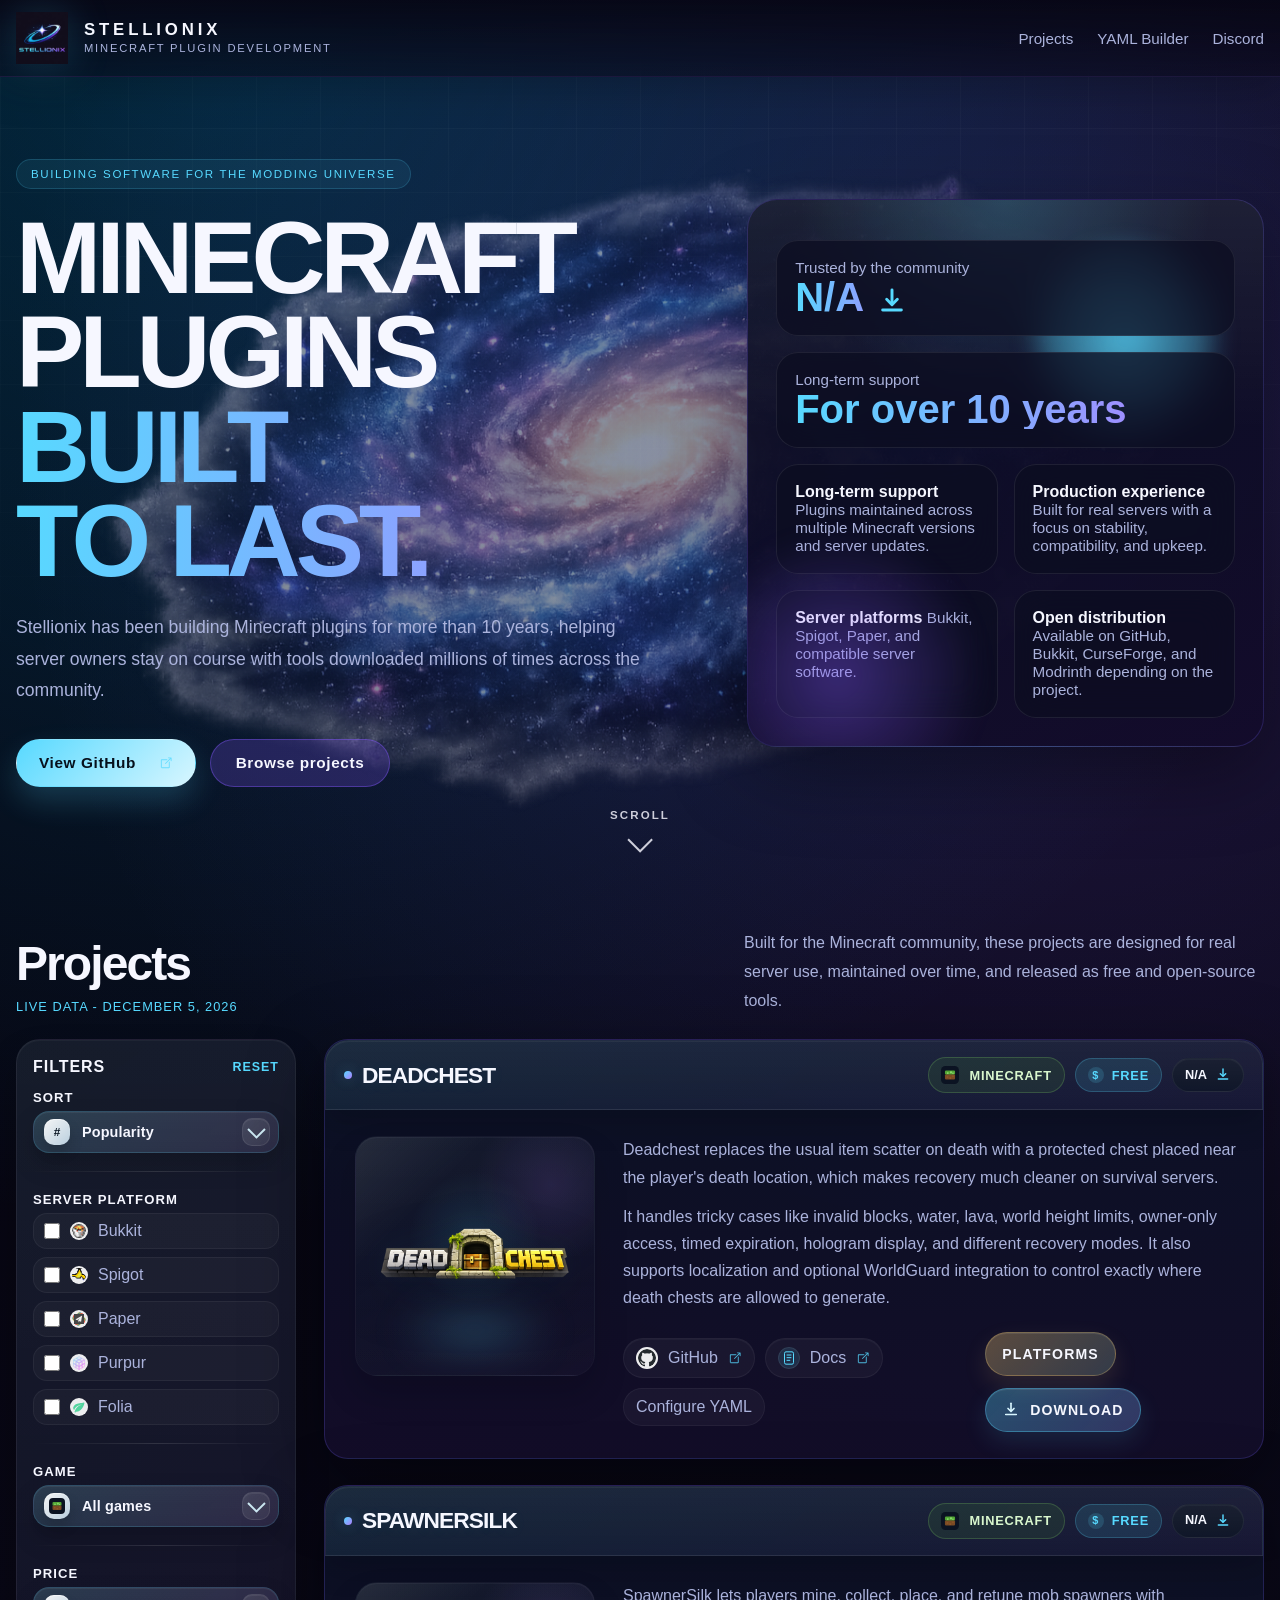
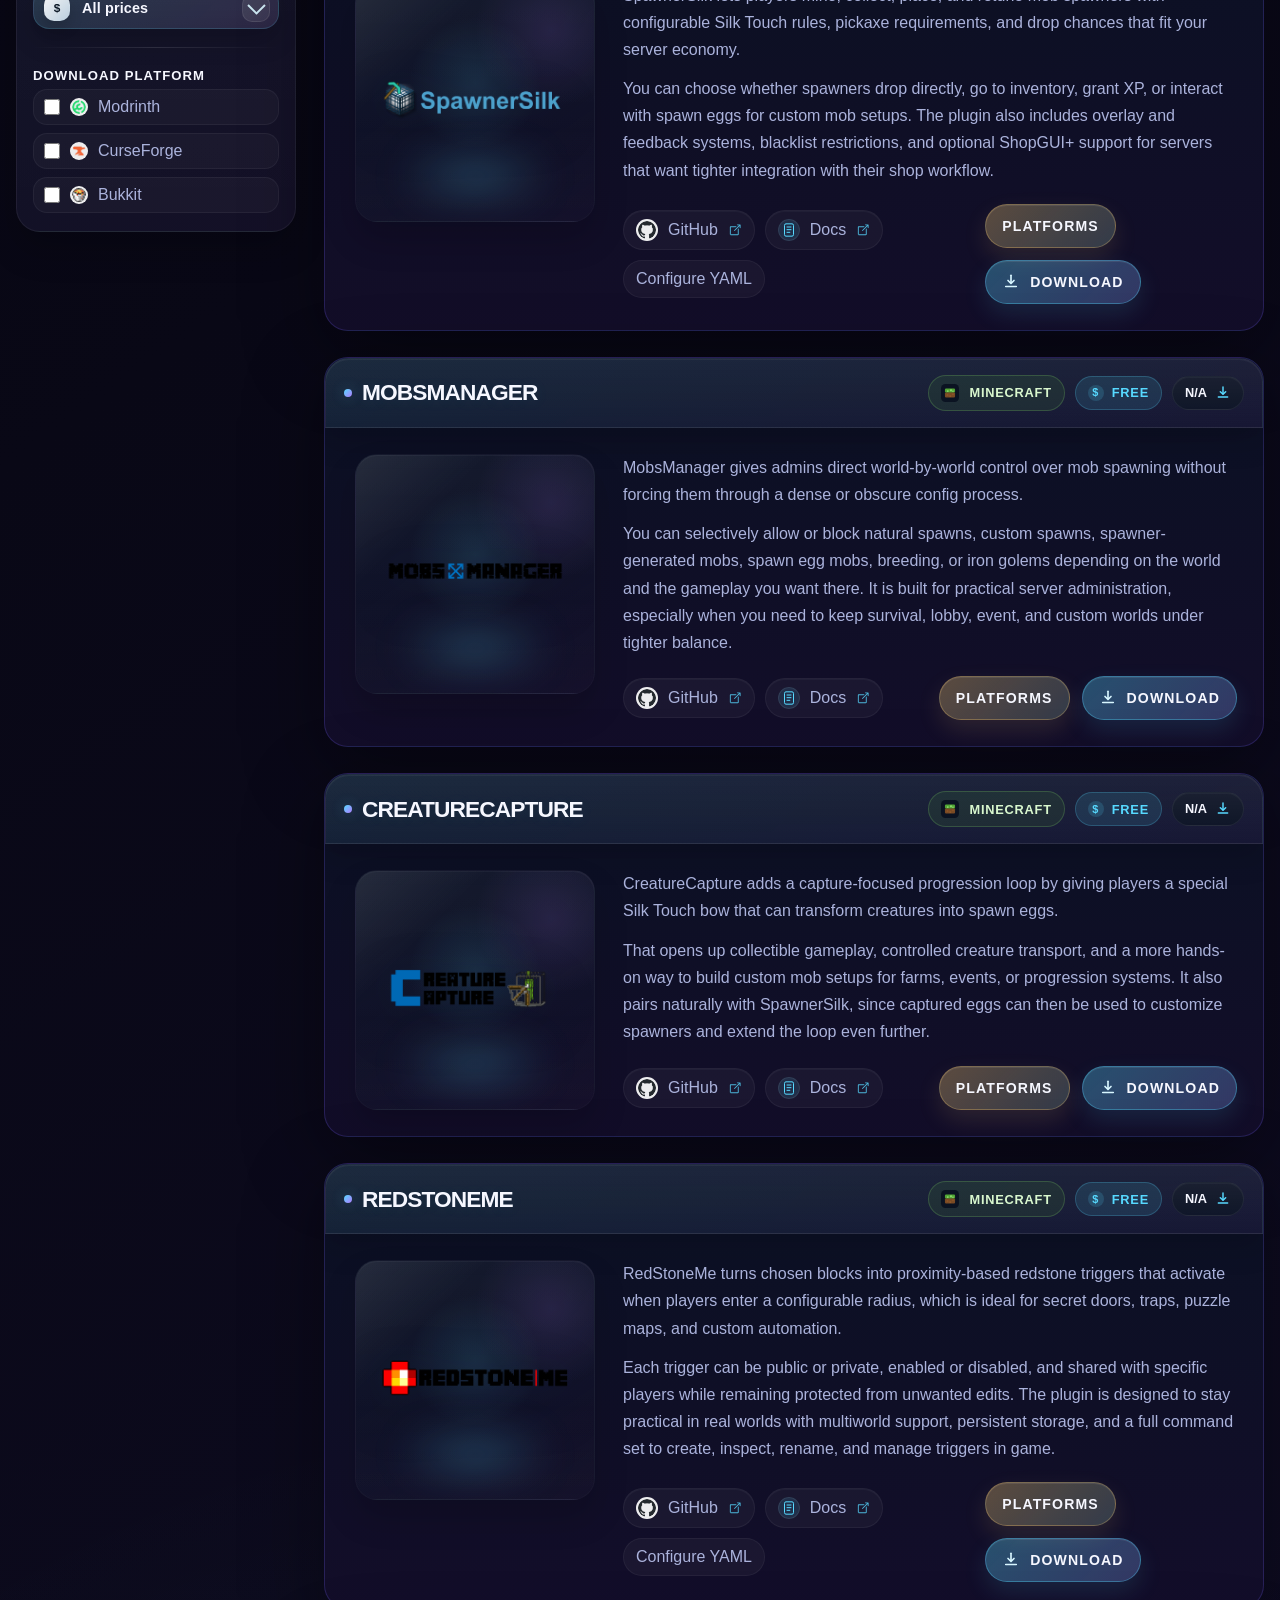
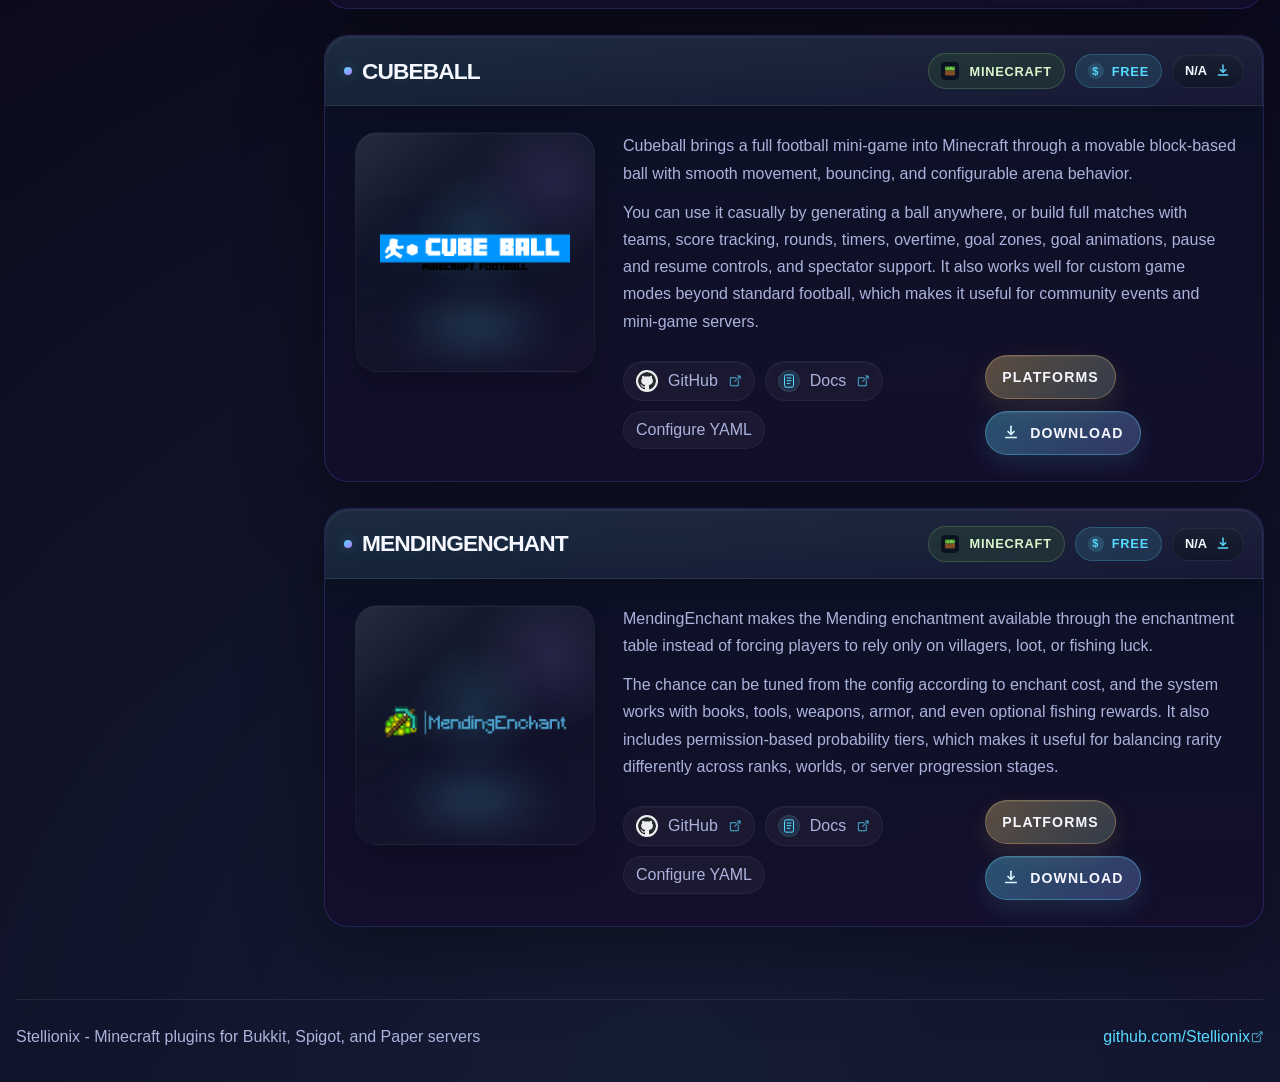
<file: index.html>
<!DOCTYPE html>
<html lang="en">
<head>
    <meta charset="UTF-8">
    <meta name="viewport" content="width=device-width, initial-scale=1.0">
    <title>Stellionix</title>
    <link rel="icon" type="image/png" href="assets/stellionix-logo.png">
    <link rel="stylesheet" href="styles.css">
</head>
<body>
    <header class="site-header">
        <div class="header-inner">
            <a class="brand" href="#">
                <img class="brand-mark" src="assets/stellionix-logo.png" alt="Stellionix logo">
                <span class="brand-text">
                    <span class="brand-title">Stellionix</span>
                    <span class="brand-subtitle">Minecraft plugin development</span>
                </span>
            </a>
            <button class="nav-toggle" type="button" aria-expanded="false" aria-controls="site-nav" aria-label="Open navigation">
                <span></span>
                <span></span>
                <span></span>
            </button>
            <nav class="nav" id="site-nav">
                <a href="#projects">Projects</a>
                <a href="yaml-builder.html">YAML Builder</a>
                <a href="https://discord.com/invite/jCsvJxS" target="_blank" rel="noreferrer">Discord</a>
            </nav>
        </div>
    </header>

    <div class="page">
        <main>
            <section class="hero">
                <div class="hero-copy">
                    <div class="eyebrow">Building software for the modding universe</div>
                    <h1>Minecraft plugins <span>built to last.</span></h1>
                    <p>
                        Stellionix has been building Minecraft plugins for more than 10 years, helping
                        server owners stay on course with tools downloaded millions of times across the
                        community.
                    </p>
                    <div class="actions">
                        <a class="button button-primary" href="https://github.com/Stellionix" target="_blank" rel="noreferrer"><span>View GitHub</span><img class="external-link-icon" src="assets/icon-external-link.svg" alt=""></a>
                        <a class="button button-secondary" href="#projects">Browse projects</a>
                    </div>
                </div>

                <div class="hero-panel">
                    <div class="panel-content">
                        <div class="metric-card">
                            <span>Trusted by the community</span>
                            <strong id="downloads-total">Loading...</strong>
                        </div>
                        <div class="metric-card">
                            <span>Long-term support</span>
                            <strong>For over 10 years</strong>
                        </div>

                        <div class="info-grid">
                            <div class="info-card">
                                <strong>Long-term support</strong>
                                <span>Plugins maintained across multiple Minecraft versions and server updates.</span>
                            </div>
                            <div class="info-card">
                                <strong>Production experience</strong>
                                <span>Built for real servers with a focus on stability, compatibility, and upkeep.</span>
                            </div>
                            <div class="info-card">
                                <strong>Server platforms</strong>
                                <span>Bukkit, Spigot, Paper, and compatible server software.</span>
                            </div>
                            <div class="info-card">
                                <strong>Open distribution</strong>
                                <span>Available on GitHub, Bukkit, CurseForge, and Modrinth depending on the project.</span>
                            </div>
                        </div>
                    </div>
                </div>

                <a class="hero-scroll-indicator" href="#projects" aria-label="Scroll to projects section">
                    <span class="hero-scroll-indicator-label">Scroll</span>
                    <span class="hero-scroll-indicator-arrow" aria-hidden="true"></span>
                </a>
            </section>

            <section class="section" id="projects">
                <div class="section-head">
                    <div>
                        <h2>Projects</h2>
                        <span class="section-meta" id="stats-updated">Live data</span>
                    </div>
                    <p>
                        Built for the Minecraft community, these projects are designed for real server use,
                        maintained over time, and released as free and open-source tools.
                    </p>
                </div>

                <div class="projects-layout">
                    <aside class="filters-panel">
                        <div class="filters-panel-head">
                            <strong>Filters</strong>
                            <button class="filters-reset" type="button" id="filters-reset">Reset</button>
                        </div>

                        <form class="filters-form" id="projects-filters">
                            <fieldset class="filter-group">
                                <legend>Sort</legend>
                                <div class="filter-dropdown" data-filter-dropdown>
                                    <input type="hidden" id="filter-sort" name="sort" value="popularity-desc" data-default-value="popularity-desc">
                                    <button class="filter-select-wrap" type="button" data-filter-trigger aria-haspopup="listbox" aria-expanded="false" aria-controls="filter-sort-options">
                                        <span class="filter-select-price-icon" aria-hidden="true">#</span>
                                        <span class="filter-select-label" data-filter-label>Popularity</span>
                                    </button>
                                    <div class="filter-dropdown-menu" id="filter-sort-options" role="listbox">
                                        <button class="filter-dropdown-option is-selected" type="button" role="option" data-filter-option data-value="popularity-desc" aria-selected="true"><span>Popularity</span></button>
                                        <button class="filter-dropdown-option" type="button" role="option" data-filter-option data-value="name-asc" aria-selected="false"><span>Name</span></button>
                                    </div>
                                </div>
                            </fieldset>

                            <fieldset class="filter-group">
                                <legend>Server Platform</legend>
                                <label class="filter-option"><input type="checkbox" name="compatibility" value="bukkit"><img class="filter-option-icon" src="assets/platform-bukkit.png" alt=""><span>Bukkit</span></label>
                                <label class="filter-option"><input type="checkbox" name="compatibility" value="spigot"><img class="filter-option-icon" src="assets/platform-spigot.ico" alt=""><span>Spigot</span></label>
                                <label class="filter-option"><input type="checkbox" name="compatibility" value="paper"><img class="filter-option-icon" src="assets/platform-paper.svg" alt=""><span>Paper</span></label>
                                <label class="filter-option"><input type="checkbox" name="compatibility" value="purpur"><img class="filter-option-icon" src="assets/platform-purpur.ico" alt=""><span>Purpur</span></label>
                                <label class="filter-option"><input type="checkbox" name="compatibility" value="folia"><img class="filter-option-icon" src="assets/platform-folia.svg" alt=""><span>Folia</span></label>
                            </fieldset>

                            <fieldset class="filter-group">
                                <legend>Game</legend>
                                <div class="filter-dropdown" data-filter-dropdown>
                                    <input type="hidden" id="filter-game" name="game" value="">
                                    <button class="filter-select-wrap" type="button" data-filter-trigger aria-haspopup="listbox" aria-expanded="false" aria-controls="filter-game-options">
                                    <span class="filter-select-icon-wrap"><img class="filter-select-icon" src="assets/game-minecraft.svg" alt=""></span>
                                        <span class="filter-select-label" data-filter-label>All games</span>
                                    </button>
                                    <div class="filter-dropdown-menu" id="filter-game-options" role="listbox">
                                        <button class="filter-dropdown-option is-selected" type="button" role="option" data-filter-option data-value="" aria-selected="true"><span>All games</span></button>
                                        <button class="filter-dropdown-option" type="button" role="option" data-filter-option data-value="minecraft" aria-selected="false"><img class="filter-dropdown-option-icon" src="assets/game-minecraft.svg" alt=""><span>Minecraft</span></button>
                                    </div>
                                </div>
                            </fieldset>

                            <fieldset class="filter-group">
                                <legend>Price</legend>
                                <div class="filter-dropdown" data-filter-dropdown>
                                    <input type="hidden" id="filter-price" name="price" value="">
                                    <button class="filter-select-wrap" type="button" data-filter-trigger aria-haspopup="listbox" aria-expanded="false" aria-controls="filter-price-options">
                                    <span class="filter-select-price-icon" aria-hidden="true">$</span>
                                        <span class="filter-select-label" data-filter-label>All prices</span>
                                    </button>
                                    <div class="filter-dropdown-menu" id="filter-price-options" role="listbox">
                                        <button class="filter-dropdown-option is-selected" type="button" role="option" data-filter-option data-value="" aria-selected="true"><span>All prices</span></button>
                                        <button class="filter-dropdown-option" type="button" role="option" data-filter-option data-value="free" aria-selected="false"><span class="filter-dropdown-price-mark" aria-hidden="true">$</span><span>Free</span></button>
                                    </div>
                                </div>
                            </fieldset>

                            <fieldset class="filter-group">
                                <legend>Download Platform</legend>
                                <label class="filter-option"><input type="checkbox" name="downloads" value="modrinth"><img class="filter-option-icon" src="assets/platform-modrinth.ico" alt=""><span>Modrinth</span></label>
                                <label class="filter-option"><input type="checkbox" name="downloads" value="curseforge"><img class="filter-option-icon" src="assets/platform-curseforge.png" alt=""><span>CurseForge</span></label>
                                <label class="filter-option"><input type="checkbox" name="downloads" value="bukkit"><img class="filter-option-icon" src="assets/platform-bukkit.png" alt=""><span>Bukkit</span></label>
                            </fieldset>
                        </form>
                    </aside>
                    <div class="cards-wrap">
                        <div class="cards" id="projects-list"></div>
                        <p class="filters-empty" id="filters-empty" hidden>No projects match the selected filters.</p>
                    </div>
                </div>
            </section>

        </main>

        <footer class="footer" id="contact">
            <span>Stellionix - Minecraft plugins for Bukkit, Spigot, and Paper servers</span>
            <a href="https://github.com/Stellionix" target="_blank" rel="noreferrer"><span>github.com/Stellionix</span><img class="external-link-icon" src="assets/icon-external-link.svg" alt=""></a>
        </footer>
    </div>
    <script src="scripts/script.js"></script>
</body>
</html>
</file>
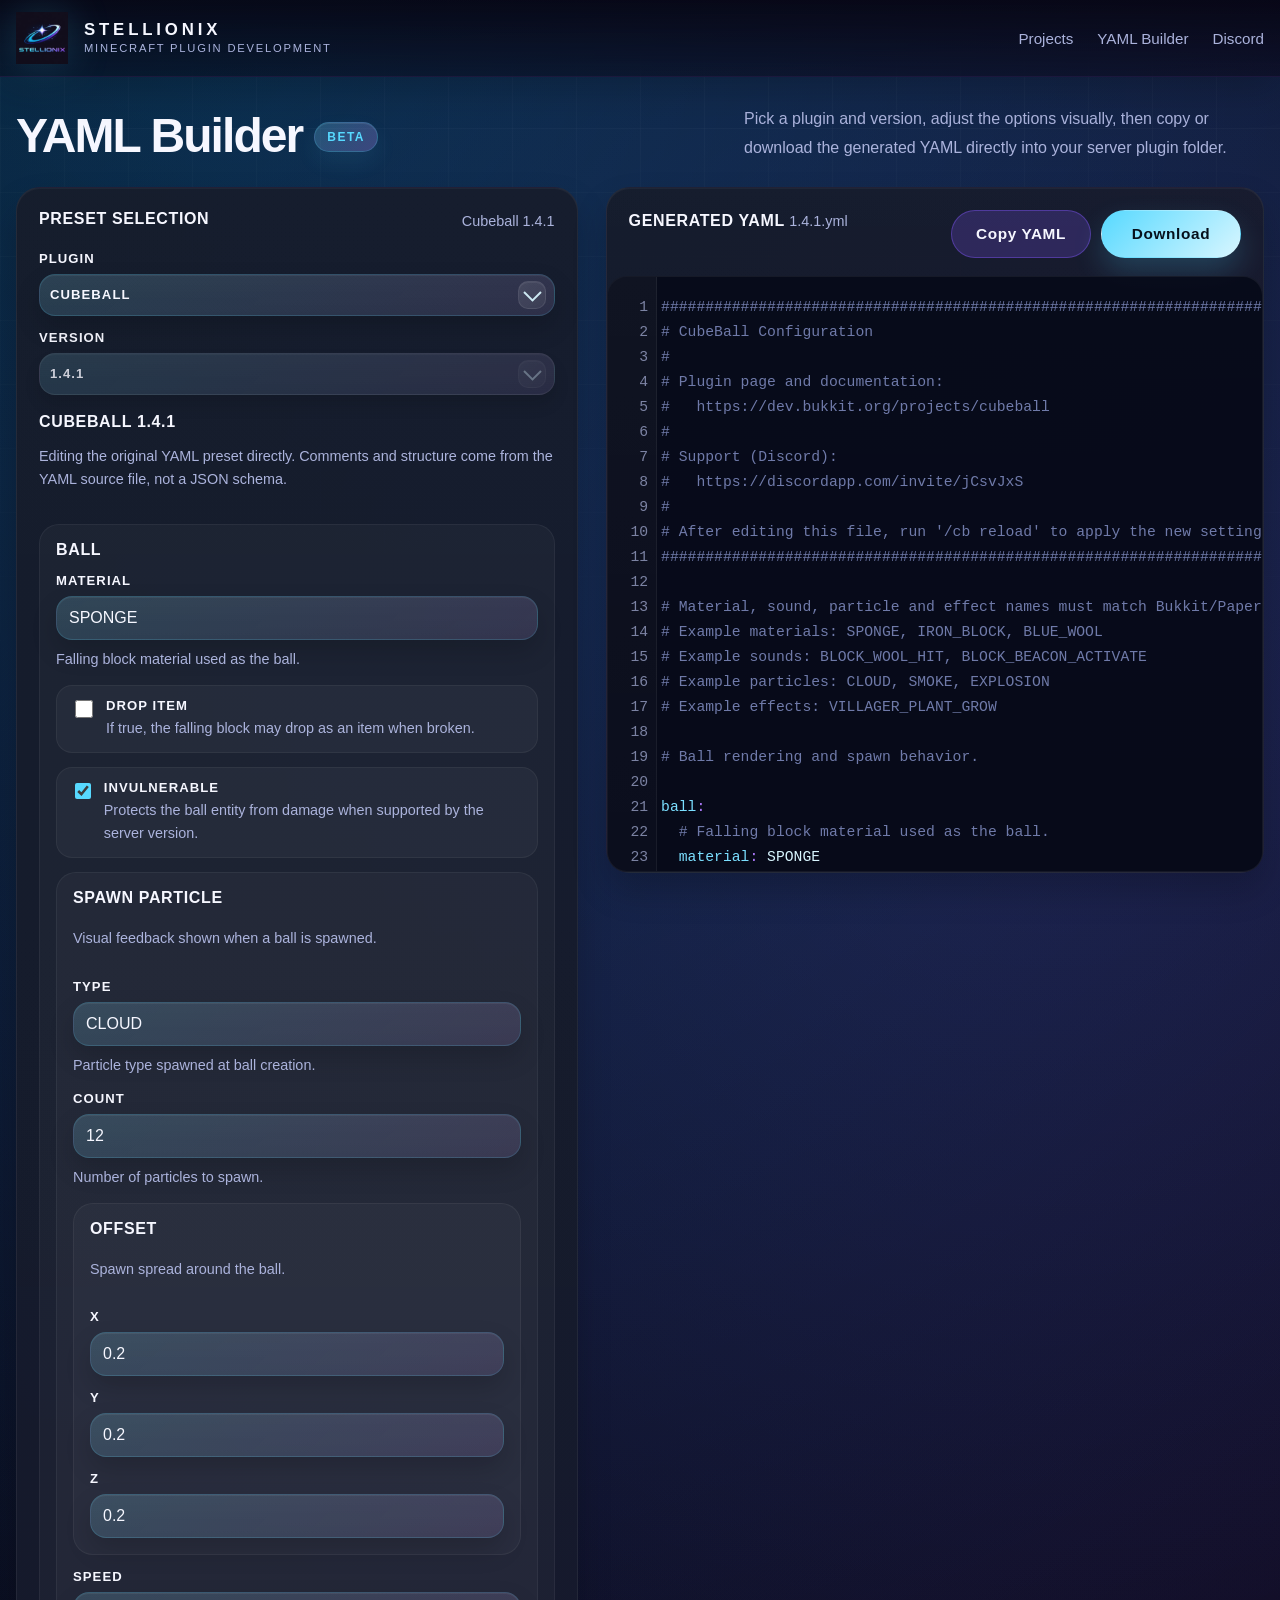
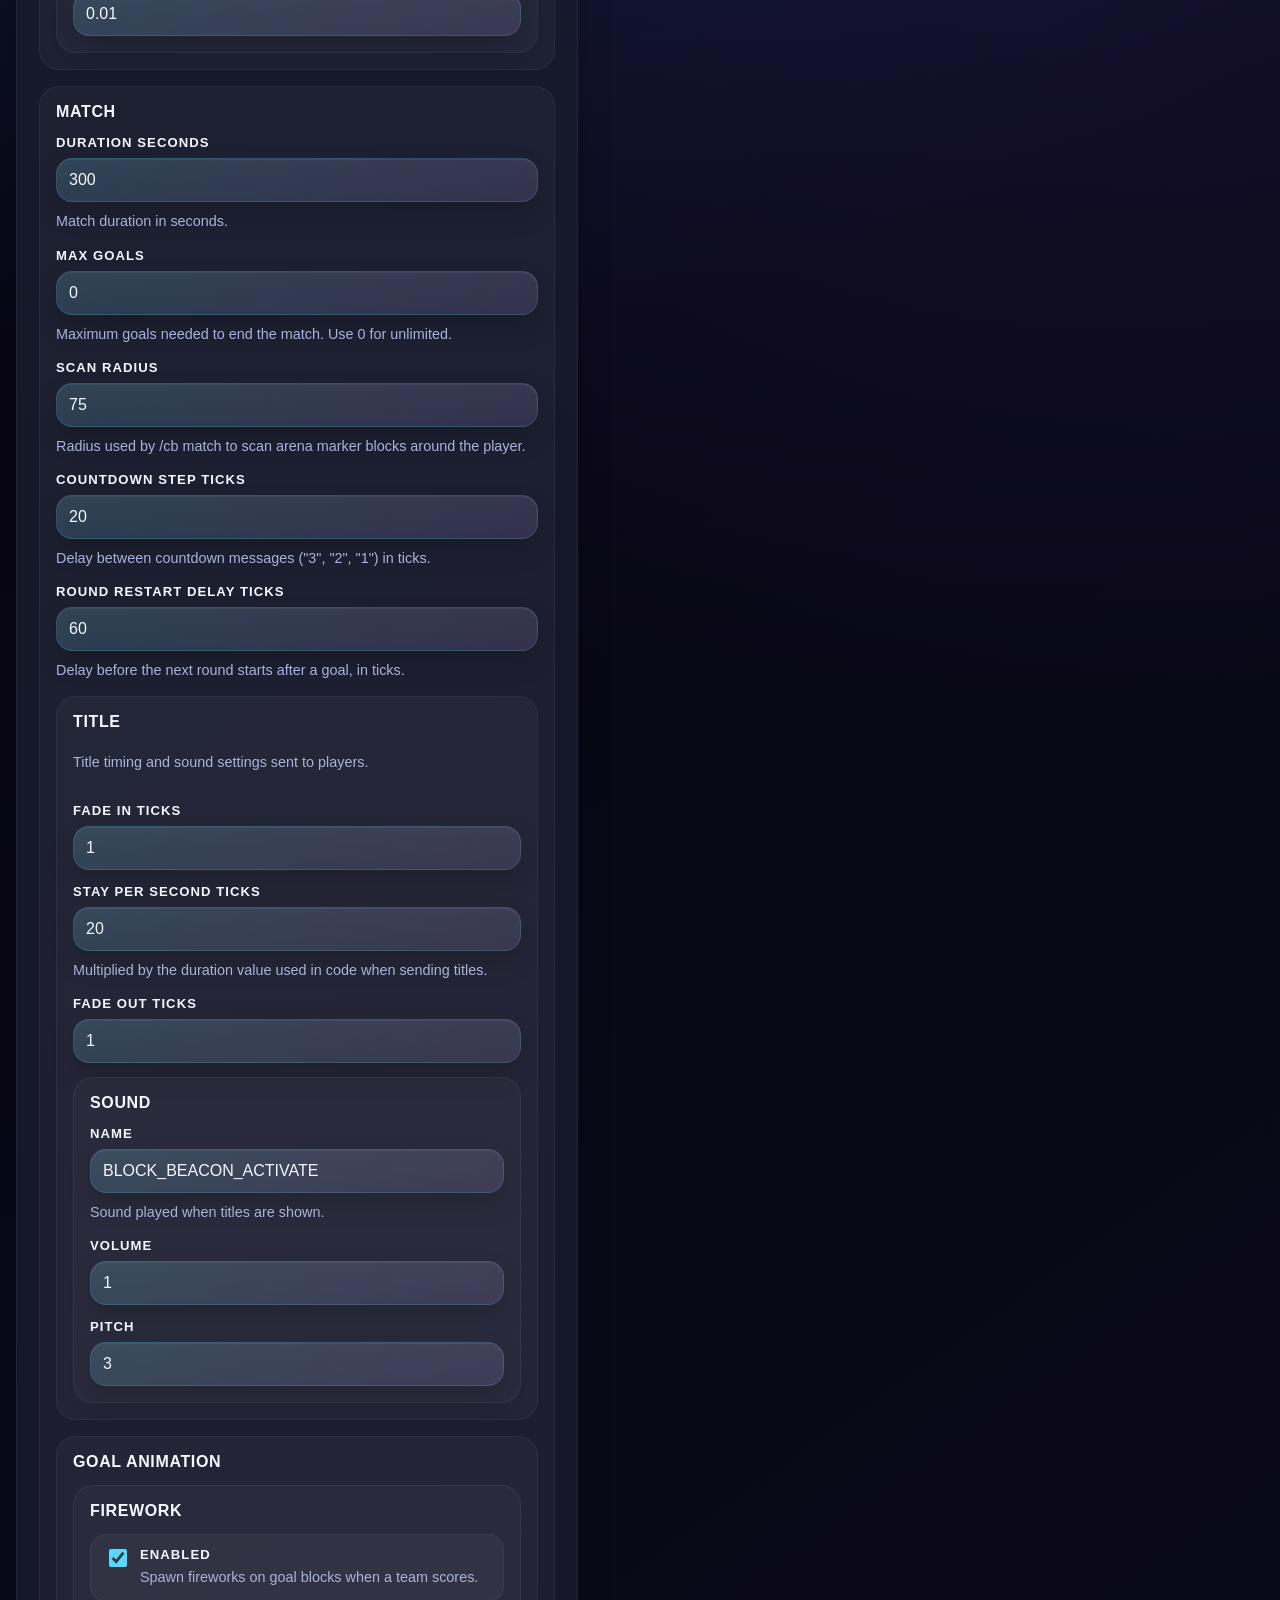
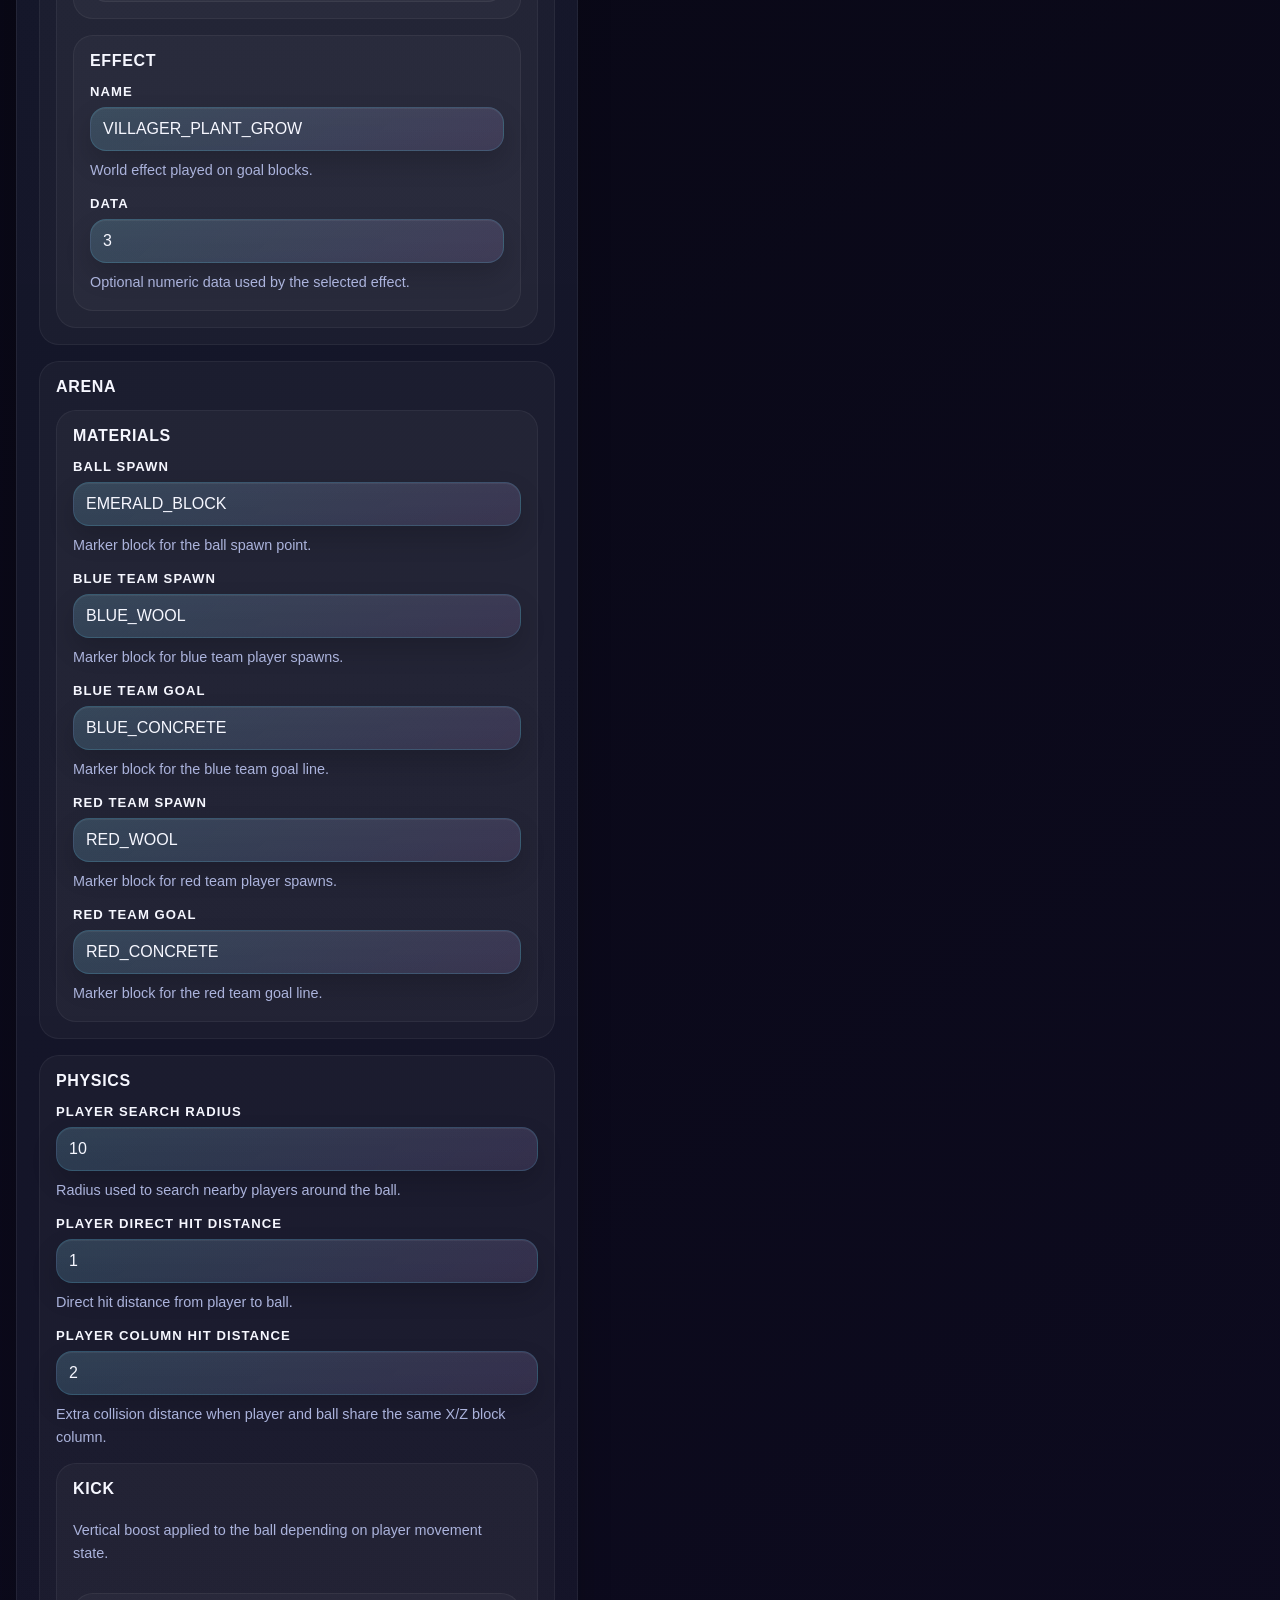
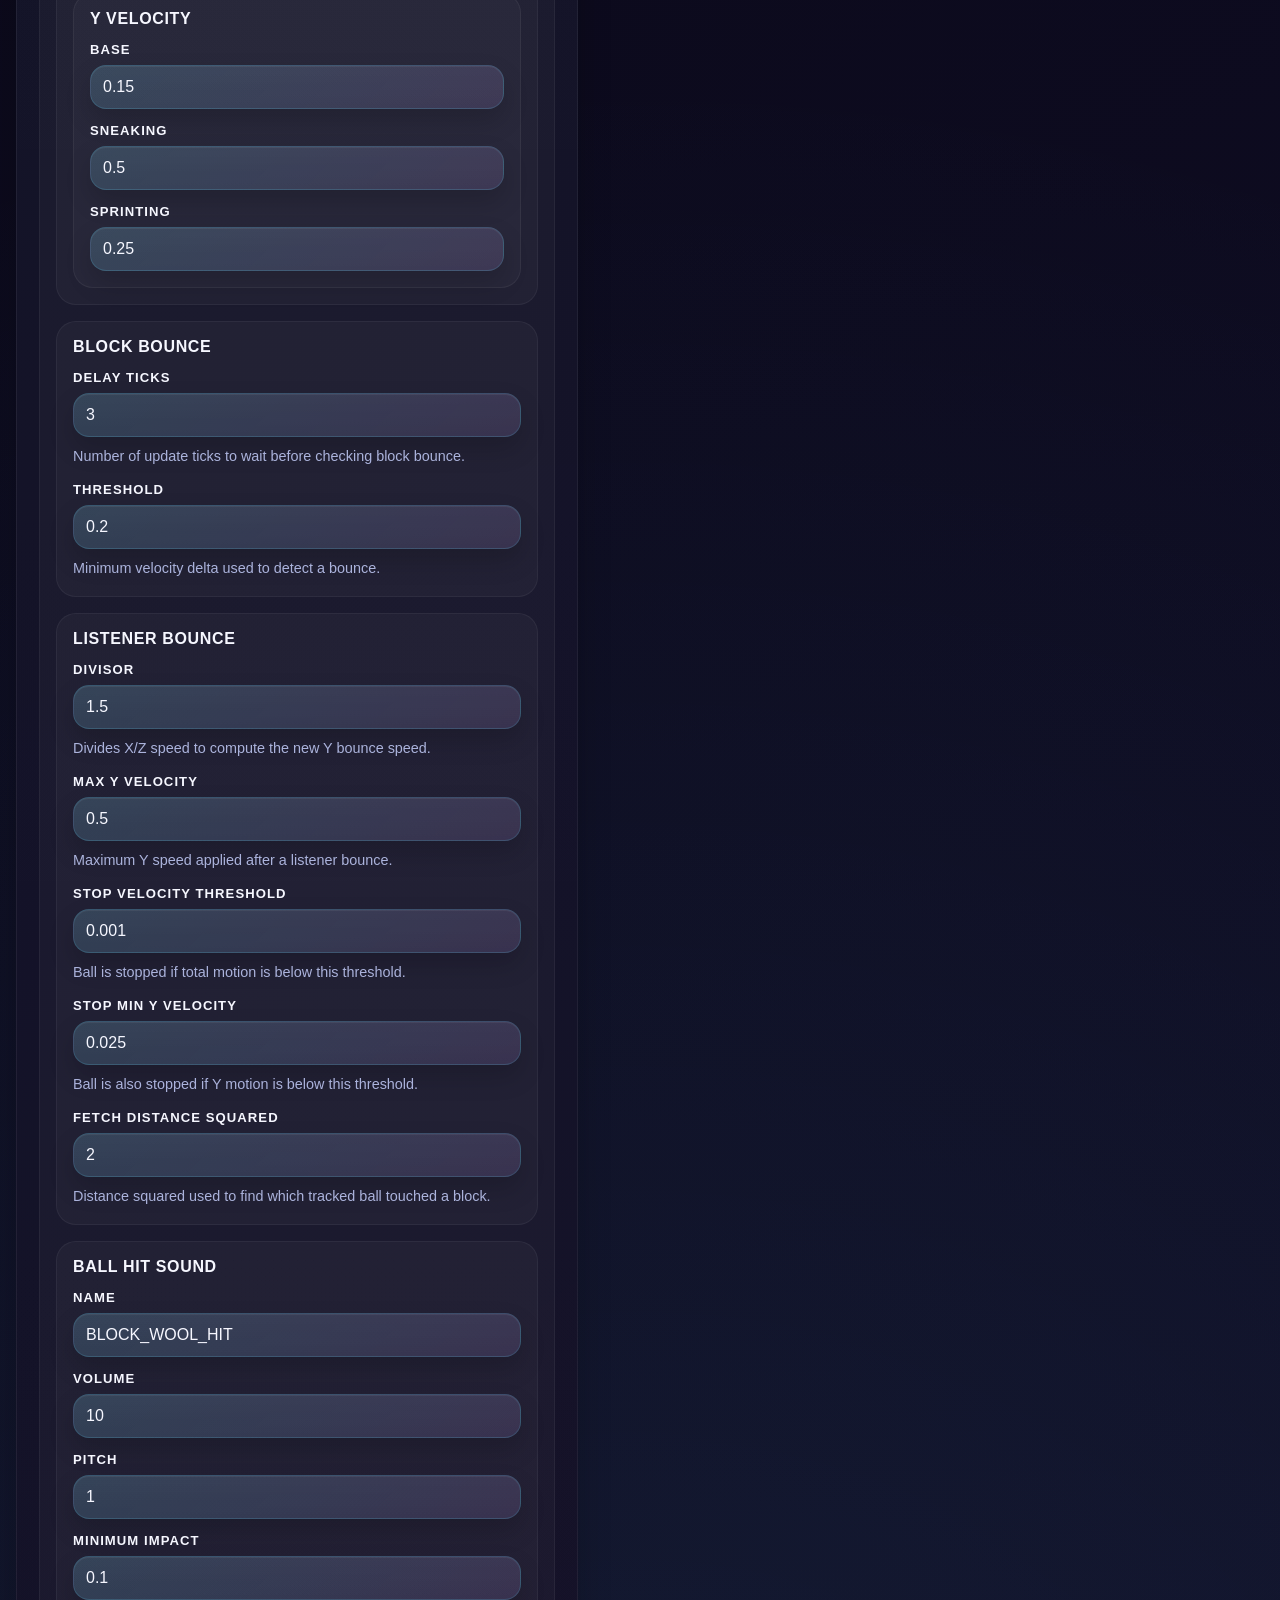
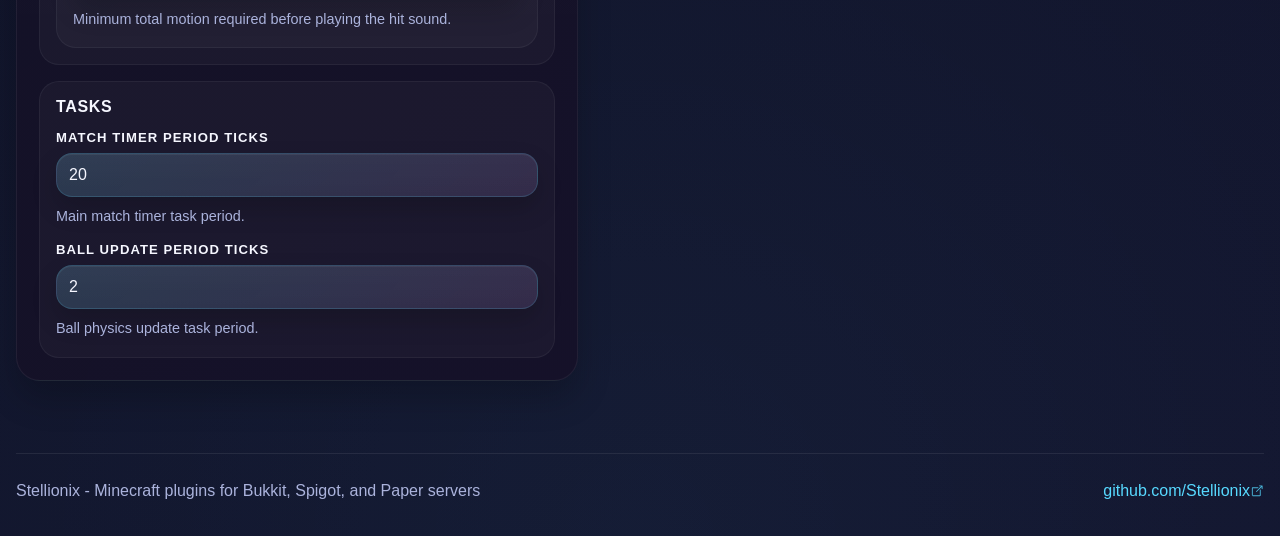
<file: yaml-builder.html>
<!DOCTYPE html>
<html lang="en">
<head>
    <meta charset="UTF-8">
    <meta name="viewport" content="width=device-width, initial-scale=1.0">
    <title>Stellionix - YAML Builder</title>
    <link rel="icon" type="image/png" href="assets/stellionix-logo.png">
    <link rel="stylesheet" href="styles.css">
</head>
<body>
    <header class="site-header">
        <div class="header-inner">
            <a class="brand" href="index.html">
                <img class="brand-mark" src="assets/stellionix-logo.png" alt="Stellionix logo">
                <span class="brand-text">
                    <span class="brand-title">Stellionix</span>
                    <span class="brand-subtitle">Minecraft plugin development</span>
                </span>
            </a>
            <button class="nav-toggle" type="button" aria-expanded="false" aria-controls="site-nav" aria-label="Open navigation">
                <span></span>
                <span></span>
                <span></span>
            </button>
            <nav class="nav" id="site-nav">
                <a href="index.html#projects">Projects</a>
                <a href="yaml-builder.html">YAML Builder</a>
                <a href="https://discord.com/invite/jCsvJxS" target="_blank" rel="noreferrer">Discord</a>
            </nav>
        </div>
    </header>

    <div class="page">
        <main>
            <section class="section" id="configurator">
                <div class="section-head">
                    <div>
                        <h2 class="section-title-with-badge">YAML Builder <span class="section-beta-badge">Beta</span></h2>
                    </div>
                    <p>
                        Pick a plugin and version, adjust the options visually, then copy or download the
                        generated YAML directly into your server plugin folder.
                    </p>
                </div>

                <div class="configurator-layout">
                    <aside class="configurator-panel">
                        <div class="configurator-panel-head">
                            <strong>Preset Selection</strong>
                            <span class="configurator-hint" id="configurator-hint">Loading presets...</span>
                        </div>

                        <div class="configurator-controls">
                            <label class="configurator-control">
                                <span>Plugin</span>
                                <div class="filter-dropdown config-dropdown" data-config-dropdown>
                                    <input type="hidden" id="config-plugin" value="">
                                    <button class="filter-select-wrap config-select-wrap" type="button" data-config-trigger aria-haspopup="listbox" aria-expanded="false" aria-controls="config-plugin-options">
                                        <span class="filter-select-label" data-config-label>Select plugin</span>
                                    </button>
                                    <div class="filter-dropdown-menu" id="config-plugin-options" role="listbox"></div>
                                </div>
                            </label>

                            <label class="configurator-control">
                                <span>Version</span>
                                <div class="filter-dropdown config-dropdown" data-config-dropdown>
                                    <input type="hidden" id="config-version" value="">
                                    <button class="filter-select-wrap config-select-wrap" type="button" data-config-trigger aria-haspopup="listbox" aria-expanded="false" aria-controls="config-version-options">
                                        <span class="filter-select-label" data-config-label>Select version</span>
                                    </button>
                                    <div class="filter-dropdown-menu" id="config-version-options" role="listbox"></div>
                                </div>
                            </label>
                        </div>

                        <div class="configurator-summary" id="configurator-summary">
                            <h3>Select a preset</h3>
                            <p>Choose a plugin and version to open the configuration interface.</p>
                        </div>

                        <form class="configurator-form" id="configurator-form"></form>
                    </aside>

                    <div class="config-output-panel">
                        <div class="config-output-head">
                            <div>
                                <strong>Generated YAML</strong>
                                <span id="config-output-filename">config.yml</span>
                            </div>
                            <div class="config-output-actions">
                                <button class="button button-secondary config-output-button" type="button" id="config-copy">Copy YAML</button>
                                <button class="button button-primary config-output-button" type="button" id="config-download">Download</button>
                            </div>
                        </div>

                        <div class="config-output-editor">
                            <pre class="config-output-gutter" id="config-output-gutter" aria-hidden="true">1</pre>
                            <div class="config-output-code">
                                <pre class="config-output-highlight" id="config-output-highlight" aria-hidden="true"># Select a preset to build a YAML configuration.</pre>
                                <textarea class="config-output" id="config-output" spellcheck="false"># Select a preset to build a YAML configuration.</textarea>
                            </div>
                        </div>
                    </div>
                </div>
            </section>
        </main>

        <footer class="footer" id="contact">
            <span>Stellionix - Minecraft plugins for Bukkit, Spigot, and Paper servers</span>
            <a href="https://github.com/Stellionix" target="_blank" rel="noreferrer"><span>github.com/Stellionix</span><img class="external-link-icon" src="assets/icon-external-link.svg" alt=""></a>
        </footer>
    </div>
    <script src="scripts/script.js"></script>
</body>
</html>
</file>
<file: styles.css>
:root {
    --bg: #060512;
    --bg-soft: #0c0a1f;
    --panel: rgba(12, 14, 34, 0.76);
    --line: rgba(120, 100, 255, 0.22);
    --text: #f6f7ff;
    --muted: #abb3dc;
    --accent: #57d9ff;
    --accent-strong: #00b8ff;
    --violet: #8558ff;
    --violet-soft: #b07cff;
    --glow: #d8f6ff;
    --shadow: 0 24px 80px rgba(0, 0, 0, 0.38);
    --hero-parallax-offset: 0px;
    --section-scroll-offset: 92px;
    --config-output-editor-height: clamp(420px, 70vh, 860px);
    --page-max-width: 1600px;
    --header-max-width: 1480px;
    --page-gutter: 32px;
}

* {
    box-sizing: border-box;
}

html {
    scroll-behavior: smooth;
    overflow-x: clip;
}

body {
    margin: 0;
    font-family: "Segoe UI", Tahoma, Geneva, Verdana, sans-serif;
    color: var(--text);
    background:
        radial-gradient(circle at 18% 0%, rgba(0, 184, 255, 0.22), transparent 28%),
        radial-gradient(circle at 82% 10%, rgba(133, 88, 255, 0.2), transparent 26%),
        radial-gradient(circle at 50% 100%, rgba(87, 217, 255, 0.08), transparent 30%),
        linear-gradient(145deg, #04030d 0%, #090816 40%, #100d26 100%);
    min-height: 100vh;
    overflow-x: clip;
}

body.page-transitioning .page,
body.page-transitioning .site-header {
    opacity: 0;
    transform: translateY(18px);
}

body::before {
    content: "";
    position: fixed;
    inset: 0;
    pointer-events: none;
    background-image:
        linear-gradient(rgba(255, 255, 255, 0.03) 1px, transparent 1px),
        linear-gradient(90deg, rgba(255, 255, 255, 0.03) 1px, transparent 1px);
    background-size: 64px 64px;
    mask-image: linear-gradient(to bottom, rgba(0, 0, 0, 0.85), transparent 90%);
}

a {
    color: inherit;
    text-decoration: none;
}

.page {
    width: min(var(--page-max-width), calc(100% - var(--page-gutter)));
    margin: 0 auto;
    opacity: 1;
    transform: translateY(0);
    transition: opacity 0.28s ease, transform 0.28s ease;
}

.site-header {
    transition: opacity 0.28s ease, transform 0.28s ease, border-color 0.2s ease, box-shadow 0.2s ease;
}

body.is-page-entering .page,
body.is-page-entering .site-header {
    opacity: 0;
    transform: translateY(18px);
}

body.is-page-ready .page,
body.is-page-ready .site-header {
    opacity: 1;
    transform: translateY(0);
}

@media (prefers-reduced-motion: reduce) {
    .page,
    .site-header {
        transition: none;
    }

    body.page-transitioning .page,
    body.page-transitioning .site-header,
    body.is-page-entering .page,
    body.is-page-entering .site-header,
    body.is-page-ready .page,
    body.is-page-ready .site-header {
        opacity: 1;
        transform: none;
    }
}

.site-header {
    position: sticky;
    top: 0;
    z-index: 10;
    backdrop-filter: blur(18px);
    background:
        linear-gradient(180deg, rgba(7, 6, 20, 0.94), rgba(7, 6, 20, 0.58)),
        linear-gradient(90deg, rgba(0, 184, 255, 0.05), rgba(133, 88, 255, 0.05));
    border-bottom: 1px solid rgba(135, 110, 255, 0.16);
    box-shadow: 0 10px 40px rgba(0, 0, 0, 0.22);
}

.header-inner {
    width: min(var(--header-max-width), calc(100% - var(--page-gutter)));
    margin: 0 auto;
    display: flex;
    align-items: center;
    justify-content: space-between;
    padding: 12px 0;
}

.brand {
    display: inline-flex;
    align-items: center;
    gap: 16px;
    font-size: 1rem;
    letter-spacing: 0.24em;
    text-transform: uppercase;
}

.brand-mark {
    width: 52px;
    height: 52px;
    display: block;
    object-fit: contain;
    filter: drop-shadow(0 0 20px rgba(87, 217, 255, 0.18));
}

.brand-text {
    display: flex;
    flex-direction: column;
    gap: 4px;
    line-height: 1;
}

.brand-title {
    font-size: 1.05rem;
    font-weight: 800;
    color: var(--text);
}

.brand-subtitle {
    font-size: 0.7rem;
    letter-spacing: 0.16em;
    color: var(--muted);
}

.nav {
    display: flex;
    align-items: center;
    gap: 24px;
    color: var(--muted);
    font-size: 0.95rem;
}

.nav a:hover {
    color: var(--accent);
}

.nav-toggle {
    display: none;
    position: relative;
    width: 46px;
    height: 46px;
    padding: 0;
    border: 1px solid rgba(87, 217, 255, 0.16);
    border-radius: 14px;
    background: rgba(87, 217, 255, 0.08);
    color: var(--text);
    cursor: pointer;
    box-shadow: inset 0 1px 0 rgba(255, 255, 255, 0.04);
    transition: border-color 0.22s ease, background 0.22s ease, transform 0.22s ease, box-shadow 0.22s ease;
}

.nav-toggle:hover {
    transform: translateY(-1px);
    border-color: rgba(87, 217, 255, 0.26);
    background: rgba(87, 217, 255, 0.12);
    box-shadow: 0 10px 18px rgba(87, 217, 255, 0.08), inset 0 1px 0 rgba(255, 255, 255, 0.04);
}

.nav-toggle span {
    position: absolute;
    left: 12px;
    right: 12px;
    height: 2px;
    border-radius: 999px;
    background: currentColor;
    transition: transform 0.24s ease, opacity 0.2s ease, top 0.24s ease;
}

.nav-toggle span:nth-child(1) {
    top: 15px;
}

.nav-toggle span:nth-child(2) {
    top: 22px;
}

.nav-toggle span:nth-child(3) {
    top: 29px;
}

.site-header.nav-open .nav-toggle span:nth-child(1) {
    top: 22px;
    transform: rotate(45deg);
}

.site-header.nav-open .nav-toggle span:nth-child(2) {
    opacity: 0;
}

.site-header.nav-open .nav-toggle span:nth-child(3) {
    top: 22px;
    transform: rotate(-45deg);
}

.hero {
    position: relative;
    isolation: isolate;
    display: grid;
    grid-template-columns: 1.15fr 0.85fr;
    gap: 32px;
    align-items: center;
    min-height: calc(100vh - 76px);
    padding: 40px 0 72px;
}

.hero::before {
    content: "";
    position: absolute;
    inset: -24px -48px;
    z-index: 0;
    background: url("assets/hero-galaxy.png") center center / cover no-repeat;
    opacity: 0.5;
    transform: translate3d(0, var(--hero-parallax-offset), 0) scale(1.08);
    will-change: transform;
    pointer-events: none;
}

.hero-copy {
    position: relative;
    z-index: 1;
}

.eyebrow {
    display: inline-flex;
    align-items: center;
    gap: 10px;
    padding: 8px 14px;
    border-radius: 999px;
    background: rgba(87, 217, 255, 0.08);
    border: 1px solid rgba(87, 217, 255, 0.18);
    color: var(--accent);
    text-transform: uppercase;
    letter-spacing: 0.14em;
    font-size: 0.72rem;
    margin-bottom: 22px;
}

.hero h1 {
    margin: 0;
    font-size: clamp(3.4rem, 8vw, 6.5rem);
    line-height: 0.92;
    letter-spacing: -0.05em;
    text-transform: uppercase;
    text-wrap: balance;
}

.hero h1 span {
    display: block;
    background: linear-gradient(90deg, var(--accent), var(--violet-soft));
    -webkit-background-clip: text;
    background-clip: text;
    color: transparent;
}

.hero p {
    max-width: 640px;
    margin: 24px 0 0;
    font-size: 1.1rem;
    line-height: 1.8;
    color: var(--muted);
}

.actions {
    display: flex;
    flex-wrap: wrap;
    gap: 14px;
    margin-top: 32px;
}

.button {
    display: inline-flex;
    align-items: center;
    justify-content: center;
    min-width: 180px;
    padding: 14px 22px;
    border-radius: 999px;
    border: 1px solid transparent;
    font-size: 0.96rem;
    font-weight: 700;
    letter-spacing: 0.04em;
    transition: transform 0.2s ease, border-color 0.2s ease, background 0.2s ease;
}

.external-link-icon {
    width: 14px;
    height: 14px;
    display: block;
    flex: 0 0 14px;
    margin-left: auto;
    opacity: 0.82;
}

.button:hover {
    transform: translateY(-2px);
}

.button-primary {
    color: #06101c;
    background: linear-gradient(135deg, var(--accent), var(--glow));
    box-shadow: 0 14px 30px rgba(87, 217, 255, 0.2);
}

.button-secondary {
    border-color: rgba(133, 88, 255, 0.4);
    background: rgba(133, 88, 255, 0.22);
    color: var(--text);
}

.hero-panel {
    position: relative;
    display: flex;
    align-items: flex-end;
    min-height: 520px;
    padding: 40px 28px 28px;
    border-radius: 30px;
    background:
        linear-gradient(180deg, rgba(255, 255, 255, 0.08), transparent 42%),
        radial-gradient(circle at top, rgba(87, 217, 255, 0.2), transparent 34%),
        linear-gradient(160deg, rgba(8, 13, 33, 0.94), rgba(19, 12, 43, 0.96));
    border: 1px solid var(--line);
    box-shadow: var(--shadow);
    overflow: hidden;
}

.hero-panel::before,
.hero-panel::after {
    content: "";
    position: absolute;
    border-radius: 50%;
    filter: blur(12px);
}

.hero-panel::before {
    width: 180px;
    height: 180px;
    top: 48px;
    right: 48px;
    background: radial-gradient(circle, rgba(87, 217, 255, 0.82), rgba(87, 217, 255, 0.02));
}

.hero-panel::after {
    width: 300px;
    height: 300px;
    left: -60px;
    bottom: -80px;
    background: radial-gradient(circle, rgba(133, 88, 255, 0.38), transparent 68%);
}

.hero-scroll-indicator {
    position: absolute;
    left: 50%;
    bottom: 52px;
    z-index: 2;
    display: inline-flex;
    flex-direction: column;
    align-items: center;
    gap: 10px;
    color: rgba(246, 247, 255, 0.82);
    transform: translateX(-50%);
    transition: color 0.2s ease, transform 0.2s ease;
}

.hero-scroll-indicator:hover {
    color: var(--accent);
    transform: translateX(-50%) translateY(-2px);
}

.hero-scroll-indicator-label {
    font-size: 0.72rem;
    font-weight: 700;
    letter-spacing: 0.18em;
    text-transform: uppercase;
}

.hero-scroll-indicator-arrow {
    width: 18px;
    height: 18px;
    border-right: 2px solid currentColor;
    border-bottom: 2px solid currentColor;
    transform: rotate(45deg);
    animation: hero-scroll-bounce 1.8s ease-in-out infinite;
}

@keyframes hero-scroll-bounce {
    0%,
    100% {
        transform: rotate(45deg) translate(0, 0);
        opacity: 0.7;
    }

    50% {
        transform: rotate(45deg) translate(6px, 6px);
        opacity: 1;
    }
}

.panel-content {
    position: relative;
    display: grid;
    width: 100%;
    gap: 16px;
}

.metric-card,
.info-card {
    backdrop-filter: blur(18px);
    background: var(--panel);
    border: 1px solid rgba(255, 255, 255, 0.08);
    border-radius: 22px;
    padding: 18px;
}

.metric-card strong {
    display: block;
    font-size: 2.5rem;
    line-height: 1;
    background: linear-gradient(90deg, var(--accent), var(--violet-soft));
    -webkit-background-clip: text;
    background-clip: text;
    color: transparent;
}

#downloads-total {
    display: flex;
    align-items: center;
    gap: 12px;
    text-align: left;
    width: fit-content;
}

#downloads-total::after {
    content: "";
    width: 32px;
    height: 32px;
    flex: 0 0 32px;
    transform: translateY(5px);
    background: var(--accent);
    mask: url("assets/icon-download.svg") center/contain no-repeat;
    -webkit-mask: url("assets/icon-download.svg") center/contain no-repeat;
}

.metric-card span,
.info-card span {
    color: var(--muted);
    font-size: 0.95rem;
}

.info-grid {
    display: grid;
    grid-template-columns: repeat(2, minmax(0, 1fr));
    gap: 16px;
}

.section {
    padding: 28px 0 72px;
    scroll-margin-top: var(--section-scroll-offset);
}

.section-head {
    display: flex;
    align-items: end;
    justify-content: space-between;
    gap: 20px;
    margin-bottom: 24px;
}

.section-head h2 {
    margin: 0;
    font-size: clamp(2rem, 4vw, 3rem);
    letter-spacing: -0.04em;
}

.section-title-with-badge {
    display: inline-flex;
    align-items: baseline;
    gap: 12px;
    flex-wrap: wrap;
}

.section-beta-badge {
    display: inline-flex;
    align-items: center;
    justify-content: center;
    min-height: 30px;
    padding: 6px 12px;
    transform: translateY(-11px);
    border-radius: 999px;
    background:
        linear-gradient(135deg, rgba(87, 217, 255, 0.2), rgba(176, 124, 255, 0.24)),
        rgba(255, 255, 255, 0.04);
    border: 1px solid rgba(87, 217, 255, 0.2);
    color: var(--accent);
    font-size: 0.75rem;
    font-weight: 800;
    letter-spacing: 0.12em;
    text-transform: uppercase;
    box-shadow:
        inset 0 1px 0 rgba(255, 255, 255, 0.08),
        0 10px 22px rgba(87, 217, 255, 0.08);
}

.section-meta {
    display: inline-block;
    margin-top: 8px;
    color: var(--accent);
    font-size: 0.8rem;
    letter-spacing: 0.08em;
    text-transform: uppercase;
}

.section-head p {
    max-width: 520px;
    margin: 0;
    color: var(--muted);
    line-height: 1.8;
}

.projects-layout {
    display: grid;
    grid-template-columns: minmax(240px, 280px) minmax(0, 1fr);
    align-items: start;
    gap: 28px;
}

.configurator-layout {
    display: grid;
    grid-template-columns: minmax(0, 45%) minmax(0, 55%);
    gap: 28px;
    align-items: start;
}

.configurator-panel,
.config-output-panel {
    display: grid;
    gap: 18px;
    min-width: 0;
    padding: 22px;
    border-radius: 24px;
    background:
        linear-gradient(180deg, rgba(255, 255, 255, 0.05), rgba(255, 255, 255, 0.015)),
        linear-gradient(145deg, rgba(9, 17, 33, 0.96), rgba(17, 13, 37, 0.94));
    border: 1px solid rgba(255, 255, 255, 0.06);
    box-shadow:
        inset 0 1px 0 rgba(255, 255, 255, 0.04),
        0 18px 34px rgba(0, 0, 0, 0.2);
}

.config-output-panel {
    padding: 22px 0 0;
}

.configurator-panel {
    position: sticky;
    top: 102px;
}

.config-output-panel {
    position: sticky;
    top: 102px;
    align-self: start;
}

.configurator-panel-head,
.config-output-head {
    display: flex;
    align-items: flex-start;
    justify-content: space-between;
    gap: 14px;
}

.config-output-head {
    padding: 0 22px;
}

.configurator-panel-head strong,
.config-output-head strong,
.configurator-summary h3,
.config-group-head h3 {
    font-size: 1rem;
    letter-spacing: 0.04em;
    text-transform: uppercase;
    margin: 0;
}

.configurator-hint,
.configurator-summary p,
.config-group-head p,
.config-field-note,
#config-output-filename {
    color: var(--muted);
    font-size: 0.9rem;
    line-height: 1.6;
}

.configurator-controls,
.configurator-form {
    display: grid;
    gap: 14px;
}

.configurator-control,
.config-field {
    display: grid;
    gap: 8px;
}

.config-dropdown {
    width: 100%;
}

.config-select-wrap {
    min-height: 44px;
}

.configurator-control span,
.config-field-label {
    font-size: 0.82rem;
    font-weight: 700;
    letter-spacing: 0.08em;
    text-transform: uppercase;
    color: var(--text);
}

.configurator-control select,
.config-field-input,
.config-field-select,
.config-field-textarea {
    width: 100%;
    min-height: 44px;
    padding: 10px 12px;
    border-radius: 16px;
    border: 1px solid rgba(87, 217, 255, 0.16);
    background:
        linear-gradient(135deg, rgba(87, 217, 255, 0.12), rgba(176, 124, 255, 0.09)),
        linear-gradient(180deg, rgba(255, 255, 255, 0.04), rgba(255, 255, 255, 0.015)),
        rgba(255, 255, 255, 0.03);
    color: var(--text);
    font: inherit;
    box-shadow:
        inset 0 1px 0 rgba(255, 255, 255, 0.06),
        0 12px 26px rgba(0, 0, 0, 0.16);
}

.configurator-control select,
.config-field-select {
    appearance: none;
    -webkit-appearance: none;
    -moz-appearance: none;
    padding-right: 52px;
    background:
        linear-gradient(135deg, rgba(87, 217, 255, 0.12), rgba(176, 124, 255, 0.09)),
        linear-gradient(180deg, rgba(255, 255, 255, 0.04), rgba(255, 255, 255, 0.015)),
        url(\"data:image/svg+xml,%3Csvg xmlns='http://www.w3.org/2000/svg' width='12' height='12' viewBox='0 0 12 12' fill='none'%3E%3Cpath d='M2 4.5L6 8.5L10 4.5' stroke='%23d8f6ff' stroke-width='1.6' stroke-linecap='round' stroke-linejoin='round'/%3E%3C/svg%3E\") no-repeat right 17px center / 12px 12px,
        linear-gradient(135deg, rgba(255, 255, 255, 0.08), rgba(255, 255, 255, 0.03)) no-repeat right 8px center / 30px 30px,
        rgba(255, 255, 255, 0.03);
}

.configurator-control select option,
.config-field-select option {
    color: var(--text);
    background: #0c0a1f;
}

.configurator-control select:focus,
.config-field-input:focus,
.config-field-select:focus,
.config-field-textarea:focus {
    outline: none;
    border-color: rgba(216, 246, 255, 0.3);
    background:
        linear-gradient(135deg, rgba(87, 217, 255, 0.16), rgba(176, 124, 255, 0.12)),
        linear-gradient(180deg, rgba(255, 255, 255, 0.05), rgba(255, 255, 255, 0.02)),
        rgba(255, 255, 255, 0.04);
    box-shadow:
        inset 0 1px 0 rgba(255, 255, 255, 0.08),
        0 0 0 3px rgba(87, 217, 255, 0.12),
        0 16px 30px rgba(87, 217, 255, 0.12);
}

.config-field-textarea {
    min-height: 110px;
    resize: vertical;
}

.config-field-readonly .config-field-input {
    cursor: default;
    color: rgba(246, 247, 255, 0.9);
    border-color: rgba(87, 217, 255, 0.12);
    background:
        linear-gradient(135deg, rgba(87, 217, 255, 0.08), rgba(176, 124, 255, 0.06)),
        linear-gradient(180deg, rgba(255, 255, 255, 0.03), rgba(255, 255, 255, 0.015)),
        rgba(255, 255, 255, 0.025);
    box-shadow:
        inset 0 1px 0 rgba(255, 255, 255, 0.04),
        0 10px 20px rgba(0, 0, 0, 0.12);
}

.config-field-readonly .config-field-input:focus {
    box-shadow:
        inset 0 1px 0 rgba(255, 255, 255, 0.04),
        0 10px 20px rgba(0, 0, 0, 0.12);
    border-color: rgba(87, 217, 255, 0.12);
    background:
        linear-gradient(135deg, rgba(87, 217, 255, 0.08), rgba(176, 124, 255, 0.06)),
        linear-gradient(180deg, rgba(255, 255, 255, 0.03), rgba(255, 255, 255, 0.015)),
        rgba(255, 255, 255, 0.025);
}

.config-group {
    display: grid;
    gap: 14px;
    padding: 16px;
    border-radius: 20px;
    background: rgba(255, 255, 255, 0.03);
    border: 1px solid rgba(255, 255, 255, 0.05);
}

.config-group + .config-group {
    margin-top: 2px;
}

.config-group-head {
    display: grid;
    gap: 6px;
}

.config-toggle {
    display: flex;
    align-items: flex-start;
    gap: 10px;
    min-height: 44px;
    padding: 12px 14px;
    border-radius: 16px;
    background: rgba(255, 255, 255, 0.04);
    border: 1px solid rgba(255, 255, 255, 0.05);
}

.config-toggle input {
    width: 18px;
    height: 18px;
    margin-top: 2px;
    accent-color: #57d9ff;
}

.config-toggle-content {
    display: grid;
    gap: 4px;
}

.config-field,
.config-toggle {
    transition: border-color 0.18s ease, background 0.18s ease, box-shadow 0.18s ease;
}

.config-field.is-yaml-linked,
.config-toggle.is-yaml-linked {
    border-color: rgba(123, 255, 169, 0.32);
    background:
        linear-gradient(135deg, rgba(92, 255, 154, 0.12), rgba(87, 217, 255, 0.06)),
        rgba(255, 255, 255, 0.04);
    box-shadow:
        inset 3px 0 0 rgba(123, 255, 169, 0.78),
        0 12px 26px rgba(0, 0, 0, 0.12);
}

.config-field.is-yaml-linked .filter-select-wrap {
    border-color: rgba(123, 255, 169, 0.34);
    background:
        linear-gradient(135deg, rgba(92, 255, 154, 0.14), rgba(87, 217, 255, 0.08)),
        linear-gradient(180deg, rgba(255, 255, 255, 0.05), rgba(255, 255, 255, 0.02)),
        rgba(255, 255, 255, 0.04);
    box-shadow:
        inset 0 1px 0 rgba(255, 255, 255, 0.08),
        0 0 0 2px rgba(123, 255, 169, 0.1),
        0 12px 24px rgba(0, 0, 0, 0.14);
}

.config-field.is-yaml-linked .filter-select-wrap::before {
    opacity: 0.22;
}

.config-field.is-yaml-linked .filter-select-label {
    color: #e9fff0;
}

.config-output-actions {
    display: flex;
    flex-wrap: wrap;
    gap: 10px;
    justify-content: center;
    align-items: center;
}

.config-output-button {
    min-width: 140px;
}

.config-output-editor {
    display: grid;
    grid-template-columns: auto minmax(0, 1fr);
    width: 100%;
    min-width: 0;
    height: var(--config-output-editor-height);
    border-radius: 20px;
    background: rgba(6, 10, 24, 0.88);
    border: 1px solid rgba(255, 255, 255, 0.06);
    overflow: hidden;
}

.config-output-gutter,
.config-output,
.config-output-highlight {
    margin: 0;
    min-height: 100%;
    font: 0.92rem/1.7 "Cascadia Code", "Consolas", monospace;
    white-space: pre;
    tab-size: 2;
}

.config-output-gutter {
    padding: 18px 8px 18px 14px;
    min-width: 40px;
    color: rgba(171, 179, 220, 0.7);
    text-align: right;
    user-select: none;
    background: linear-gradient(180deg, rgba(255, 255, 255, 0.035), rgba(255, 255, 255, 0.015));
    border-right: 1px solid rgba(255, 255, 255, 0.06);
    overflow: hidden;
}

.config-output-code {
    position: relative;
    min-width: 0;
    height: 100%;
    overflow: hidden;
}

.config-output,
.config-output-highlight {
    padding: 18px 18px 18px 4px;
    width: 100%;
    height: 100%;
}

.config-output-highlight {
    pointer-events: none;
    color: #d8f6ff;
    overflow: hidden;
}

.yaml-render-line,
.yaml-line-number {
    display: block;
    transition: background-color 0.18s ease, color 0.18s ease, box-shadow 0.18s ease;
}

.yaml-render-line.is-active {
    background: linear-gradient(90deg, rgba(123, 255, 169, 0.18), rgba(123, 255, 169, 0.07));
    box-shadow: inset 2px 0 0 rgba(123, 255, 169, 0.86);
}

.yaml-line-number.is-active {
    color: #c6ffd9;
    background: rgba(123, 255, 169, 0.12);
    box-shadow: inset -2px 0 0 rgba(123, 255, 169, 0.82);
}

.config-output {
    position: absolute;
    inset: 0;
    border-radius: 20px;
    background: transparent;
    border: 0;
    color: transparent;
    resize: none;
    overflow-x: auto;
    overflow-y: auto;
    outline: none;
    caret-color: var(--accent);
    -webkit-text-fill-color: transparent;
    scrollbar-width: thin;
    scrollbar-color: rgba(87, 217, 255, 0.78) rgba(12, 16, 34, 0.92);
}

.config-output::selection {
    background: rgba(87, 217, 255, 0.22);
}

.config-output::-webkit-scrollbar {
    width: 12px;
    height: 12px;
}

.config-output::-webkit-scrollbar-track {
    background:
        linear-gradient(180deg, rgba(7, 11, 24, 0.96), rgba(13, 11, 32, 0.92));
    border-left: 1px solid rgba(255, 255, 255, 0.04);
}

.config-output::-webkit-scrollbar-corner {
    background: rgba(9, 11, 25, 0.96);
}

.config-output::-webkit-scrollbar-thumb {
    border: 2px solid rgba(8, 10, 23, 0.94);
    border-radius: 999px;
    background:
        linear-gradient(180deg, rgba(87, 217, 255, 0.94), rgba(176, 124, 255, 0.82));
    box-shadow:
        inset 0 1px 0 rgba(255, 255, 255, 0.2),
        0 0 0 1px rgba(87, 217, 255, 0.12);
}

.config-output::-webkit-scrollbar-thumb:hover {
    background:
        linear-gradient(180deg, rgba(122, 229, 255, 1), rgba(191, 148, 255, 0.92));
}

.yaml-comment {
    color: #6f7aa9;
}

.yaml-key {
    color: #7bdfff;
}

.yaml-string {
    color: #f7d88a;
}

.yaml-number {
    color: #ffb36f;
}

.yaml-boolean {
    color: #9effb2;
}

.yaml-list-marker,
.yaml-punctuation {
    color: #b07cff;
}

.config-output:focus {
    box-shadow:
        0 0 0 3px rgba(87, 217, 255, 0.12),
        0 16px 30px rgba(87, 217, 255, 0.08);
}

.card-configure-button {
    display: inline-flex;
    align-items: center;
    justify-content: center;
    min-height: 38px;
    padding: 8px 12px;
    border-radius: 999px;
    border: 1px solid rgba(255, 255, 255, 0.05);
    background: rgba(255, 255, 255, 0.04);
    color: var(--muted);
    font: inherit;
    cursor: pointer;
    transition: transform 0.22s ease, border-color 0.22s ease, background 0.22s ease, color 0.22s ease, box-shadow 0.22s ease;
}

.card-configure-button:hover {
    transform: translateY(-2px);
    color: var(--text);
    background: rgba(87, 217, 255, 0.08);
    border-color: rgba(87, 217, 255, 0.16);
    box-shadow: 0 10px 20px rgba(87, 217, 255, 0.08), 0 0 0 1px rgba(216, 246, 255, 0.04) inset;
}

.filters-panel {
    position: sticky;
    top: 102px;
    display: grid;
    gap: 14px;
    padding: 18px 16px;
    border-radius: 24px;
    background:
        linear-gradient(180deg, rgba(255, 255, 255, 0.05), rgba(255, 255, 255, 0.015)),
        linear-gradient(145deg, rgba(9, 17, 33, 0.96), rgba(17, 13, 37, 0.94));
    border: 1px solid rgba(255, 255, 255, 0.06);
    box-shadow:
        inset 0 1px 0 rgba(255, 255, 255, 0.04),
        0 18px 34px rgba(0, 0, 0, 0.2);
}

.filters-panel-head {
    display: flex;
    align-items: center;
    justify-content: space-between;
    gap: 12px;
}

.filters-panel-head strong {
    font-size: 1rem;
    letter-spacing: 0.06em;
    text-transform: uppercase;
}

.filters-reset {
    border: 0;
    padding: 0;
    background: transparent;
    color: var(--accent);
    font: inherit;
    font-size: 0.78rem;
    font-weight: 700;
    letter-spacing: 0.08em;
    text-transform: uppercase;
    cursor: pointer;
}

.filters-form {
    display: grid;
    gap: 12px;
}

.filter-group {
    display: grid;
    gap: 8px;
    margin: 0;
    padding: 0;
    border: 0;
}

.filter-group:not(:last-child)::after {
    content: "";
    display: block;
    width: 100%;
    height: 1px;
    margin-top: 10px;
    background: linear-gradient(90deg, transparent, rgba(255, 255, 255, 0.12), transparent);
}

.filter-group legend {
    margin-bottom: 2px;
    padding: 0;
    color: var(--text);
    font-size: 0.82rem;
    font-weight: 700;
    letter-spacing: 0.08em;
    text-transform: uppercase;
}

.filter-group > legend + * {
    margin-top: 4px;
}

.filter-group + .filter-group {
    margin-top: 8px;
}

.filter-option {
    display: flex;
    align-items: center;
    gap: 10px;
    min-height: 36px;
    padding: 8px 10px;
    border-radius: 14px;
    color: var(--muted);
    background: rgba(255, 255, 255, 0.03);
    border: 1px solid rgba(255, 255, 255, 0.05);
    transition: background 0.22s ease, border-color 0.22s ease, color 0.22s ease, transform 0.22s ease;
    cursor: pointer;
}

.filter-option:hover {
    transform: translateY(-1px);
    color: var(--text);
    background: rgba(87, 217, 255, 0.08);
    border-color: rgba(87, 217, 255, 0.16);
}

.filter-option input {
    width: 16px;
    height: 16px;
    margin: 0;
    accent-color: #57d9ff;
}

.filter-option-icon {
    width: 18px;
    height: 18px;
    flex: 0 0 18px;
    object-fit: contain;
    border-radius: 999px;
    background: rgba(255, 255, 255, 0.92);
    padding: 2px;
    box-shadow: 0 0 0 1px rgba(255, 255, 255, 0.08) inset;
}

.filter-option:has(input:checked) {
    color: var(--text);
    background:
        linear-gradient(135deg, rgba(87, 217, 255, 0.14), rgba(176, 124, 255, 0.1)),
        rgba(255, 255, 255, 0.04);
    border-color: rgba(87, 217, 255, 0.26);
    box-shadow: 0 10px 22px rgba(87, 217, 255, 0.08);
}

.filter-dropdown {
    position: relative;
    width: 100%;
}

.filter-dropdown.is-open {
    z-index: 5;
}

.filter-select-wrap {
    position: relative;
    isolation: isolate;
    display: flex;
    align-items: center;
    gap: 12px;
    width: 100%;
    min-height: 42px;
    padding: 4px 10px 4px 10px;
    border-radius: 16px;
    color: var(--text);
    background:
        linear-gradient(135deg, rgba(87, 217, 255, 0.12), rgba(176, 124, 255, 0.09)),
        linear-gradient(180deg, rgba(255, 255, 255, 0.04), rgba(255, 255, 255, 0.015)),
        rgba(255, 255, 255, 0.03);
    border: 1px solid rgba(87, 217, 255, 0.16);
    box-shadow:
        inset 0 1px 0 rgba(255, 255, 255, 0.06),
        0 12px 26px rgba(0, 0, 0, 0.16);
    transition: transform 0.22s ease, border-color 0.22s ease, box-shadow 0.22s ease, background 0.22s ease;
}

.filter-select-wrap:hover,
.filter-select-wrap:focus-within {
    transform: translateY(-1px);
    border-color: rgba(216, 246, 255, 0.3);
    background:
        linear-gradient(135deg, rgba(87, 217, 255, 0.16), rgba(176, 124, 255, 0.12)),
        linear-gradient(180deg, rgba(255, 255, 255, 0.05), rgba(255, 255, 255, 0.02)),
        rgba(255, 255, 255, 0.04);
    box-shadow:
        inset 0 1px 0 rgba(255, 255, 255, 0.08),
        0 16px 30px rgba(87, 217, 255, 0.12);
}

.config-dropdown[data-locked="true"] .filter-select-wrap {
    cursor: default;
    transform: none;
    opacity: 0.82;
    border-color: rgba(255, 255, 255, 0.08);
    box-shadow:
        inset 0 1px 0 rgba(255, 255, 255, 0.04),
        0 10px 18px rgba(0, 0, 0, 0.14);
}

.config-dropdown[data-locked="true"] .filter-select-wrap:hover,
.config-dropdown[data-locked="true"] .filter-select-wrap:focus-within {
    transform: none;
    border-color: rgba(255, 255, 255, 0.08);
    background:
        linear-gradient(135deg, rgba(87, 217, 255, 0.12), rgba(176, 124, 255, 0.09)),
        linear-gradient(180deg, rgba(255, 255, 255, 0.04), rgba(255, 255, 255, 0.015)),
        rgba(255, 255, 255, 0.03);
    box-shadow:
        inset 0 1px 0 rgba(255, 255, 255, 0.04),
        0 10px 18px rgba(0, 0, 0, 0.14);
}

.config-dropdown[data-locked="true"] .filter-select-wrap::after,
.config-dropdown[data-locked="true"] .filter-select-wrap::before {
    opacity: 0.45;
}

.filter-select-icon-wrap,
.filter-select-price-icon {
    display: inline-flex;
    align-items: center;
    justify-content: center;
    width: 26px;
    height: 26px;
    flex: 0 0 26px;
    border-radius: 10px;
    background:
        linear-gradient(135deg, rgba(255, 255, 255, 0.95), rgba(218, 240, 255, 0.82));
    box-shadow:
        inset 0 1px 0 rgba(255, 255, 255, 0.5),
        0 8px 14px rgba(0, 0, 0, 0.16);
}

.filter-select-icon {
    width: 16px;
    height: 16px;
    display: block;
}

.filter-select-price-icon {
    font-size: 0.74rem;
    font-weight: 800;
    color: #0a1624;
}

.filter-select-label {
    flex: 1 1 auto;
    min-width: 0;
    padding-right: 44px;
    font-size: 0.9rem;
    font-weight: 600;
    letter-spacing: 0.01em;
    line-height: 1.2;
    text-align: left;
}

.filter-select-wrap::after {
    content: "";
    position: absolute;
    top: 50%;
    right: 15px;
    width: 11px;
    height: 11px;
    border-right: 2px solid rgba(216, 246, 255, 0.92);
    border-bottom: 2px solid rgba(216, 246, 255, 0.92);
    transform: translateY(-68%) rotate(45deg);
    z-index: 1;
    pointer-events: none;
}

.filter-select-wrap::before {
    content: "";
    position: absolute;
    top: 50%;
    right: 8px;
    width: 26px;
    height: 26px;
    border-radius: 10px;
    transform: translateY(-50%);
    background:
        linear-gradient(135deg, rgba(255, 255, 255, 0.08), rgba(255, 255, 255, 0.03)),
        rgba(255, 255, 255, 0.03);
    border: 1px solid rgba(255, 255, 255, 0.08);
    box-shadow: inset 0 1px 0 rgba(255, 255, 255, 0.06);
    pointer-events: none;
}

.filter-dropdown-menu {
    position: absolute;
    left: 0;
    right: 0;
    top: calc(100% + 10px);
    display: grid;
    gap: 8px;
    padding: 10px;
    border-radius: 18px;
    background:
        linear-gradient(180deg, rgba(255, 255, 255, 0.06), rgba(255, 255, 255, 0.02)),
        rgba(9, 17, 33, 0.96);
    border: 1px solid rgba(255, 255, 255, 0.08);
    box-shadow:
        0 18px 42px rgba(0, 0, 0, 0.34),
        0 0 0 1px rgba(255, 255, 255, 0.03) inset;
    backdrop-filter: blur(18px);
    opacity: 0;
    visibility: hidden;
    transform: translateY(8px) scale(0.96);
    transform-origin: top center;
    pointer-events: none;
    transition: opacity 0.24s ease, transform 0.28s cubic-bezier(0.22, 1, 0.36, 1), visibility 0.28s ease;
}

.filter-dropdown.is-open .filter-dropdown-menu {
    opacity: 1;
    visibility: visible;
    transform: translateY(0) scale(1);
    pointer-events: auto;
}

.filter-dropdown-option {
    display: flex;
    align-items: center;
    gap: 10px;
    width: 100%;
    min-height: 38px;
    padding: 8px 10px;
    border: 1px solid rgba(255, 255, 255, 0.05);
    border-radius: 14px;
    color: var(--muted);
    background: rgba(255, 255, 255, 0.03);
    font: inherit;
    font-size: 0.92rem;
    font-weight: 600;
    text-align: left;
    cursor: pointer;
    transition: transform 0.22s ease, background 0.22s ease, border-color 0.22s ease, color 0.22s ease, box-shadow 0.22s ease;
}

.filter-dropdown-option:hover {
    transform: translateY(-1px);
    color: var(--text);
    background: rgba(87, 217, 255, 0.08);
    border-color: rgba(87, 217, 255, 0.16);
}

.filter-dropdown-option.is-selected {
    color: var(--text);
    background:
        linear-gradient(135deg, rgba(87, 217, 255, 0.14), rgba(176, 124, 255, 0.1)),
        rgba(255, 255, 255, 0.04);
    border-color: rgba(87, 217, 255, 0.24);
    box-shadow: 0 10px 20px rgba(87, 217, 255, 0.08);
}

.filter-dropdown-option-icon,
.filter-dropdown-price-mark {
    width: 18px;
    height: 18px;
    flex: 0 0 18px;
    display: inline-flex;
    align-items: center;
    justify-content: center;
}

.filter-dropdown-option-icon {
    object-fit: contain;
}

.filter-dropdown-price-mark {
    border-radius: 999px;
    background: rgba(87, 217, 255, 0.12);
    color: var(--accent);
    font-size: 0.72rem;
    font-weight: 800;
}

.cards-wrap {
    display: grid;
    gap: 16px;
    min-width: 0;
}

.cards {
    display: grid;
    grid-template-columns: minmax(0, 1fr);
    gap: 26px;
}

.card {
    display: flex;
    flex-direction: column;
    width: 100%;
    margin-inline: 0;
    gap: 18px;
    padding: 26px;
    border-radius: 24px;
    background: linear-gradient(180deg, rgba(11, 18, 37, 0.88), rgba(20, 14, 43, 0.88));
    border: 1px solid var(--line);
    box-shadow: var(--shadow);
    overflow: visible;
    opacity: 0;
    transform: translateY(24px);
    animation: card-enter 0.7s ease forwards;
}

.card:nth-child(1) { animation-delay: 0.06s; }
.card:nth-child(2) { animation-delay: 0.14s; }
.card:nth-child(3) { animation-delay: 0.22s; }
.card:nth-child(4) { animation-delay: 0.3s; }
.card:nth-child(5) { animation-delay: 0.38s; }
.card:nth-child(6) { animation-delay: 0.46s; }
.card:nth-child(7) { animation-delay: 0.54s; }

.card.is-hidden {
    display: none;
}

.filters-empty {
    width: 100%;
    margin: 0;
    padding: 18px 20px;
    border-radius: 18px;
    color: var(--muted);
    background: rgba(255, 255, 255, 0.04);
    border: 1px solid rgba(255, 255, 255, 0.06);
    text-align: center;
}

.card-body {
    display: grid;
    grid-template-columns: minmax(210px, 248px) minmax(0, 1fr);
    gap: 24px;
    align-items: stretch;
}

.card-visual {
    position: relative;
    display: flex;
    align-items: flex-start;
    justify-content: center;
    min-height: 100%;
}

.plugin-logo-wrap {
    position: relative;
    display: flex;
    align-items: center;
    justify-content: center;
    width: min(100%, 240px);
    aspect-ratio: 1 / 1;
    min-height: 0;
    padding: 28px 24px;
    border-radius: 22px;
    background:
        radial-gradient(circle at 50% 42%, rgba(87, 217, 255, 0.12), transparent 36%),
        radial-gradient(circle at 82% 20%, rgba(176, 124, 255, 0.12), transparent 28%),
        linear-gradient(180deg, rgba(255, 255, 255, 0.035), rgba(255, 255, 255, 0)),
        linear-gradient(145deg, rgba(12, 20, 39, 0.68), rgba(17, 13, 37, 0.22));
    border: 1px solid rgba(255, 255, 255, 0.04);
    box-shadow:
        inset 0 1px 0 rgba(255, 255, 255, 0.04),
        0 18px 34px rgba(0, 0, 0, 0.16);
    overflow: hidden;
}

.plugin-logo-wrap::before {
    content: "";
    position: absolute;
    inset: auto 18% 22px;
    height: 46px;
    border-radius: 999px;
    background: radial-gradient(circle, rgba(87, 217, 255, 0.22), rgba(87, 217, 255, 0));
    filter: blur(18px);
    pointer-events: none;
}

.plugin-logo-wrap::after {
    content: "";
    position: absolute;
    inset: 0;
    background:
        linear-gradient(135deg, rgba(255, 255, 255, 0.08), transparent 28%),
        linear-gradient(0deg, rgba(255, 255, 255, 0.02), transparent 42%);
    pointer-events: none;
}

.plugin-logo {
    position: relative;
    z-index: 1;
    width: 100%;
    max-width: 220px;
    max-height: 108px;
    object-fit: contain;
    object-position: center;
    transform: translateY(-2px);
    filter:
        drop-shadow(0 16px 28px rgba(0, 0, 0, 0.22))
        drop-shadow(0 0 18px rgba(87, 217, 255, 0.05));
}

.card:nth-child(1) .plugin-logo {
    max-height: 92px;
}

.card:nth-child(5) .plugin-logo,
.card:nth-child(6) .plugin-logo,
.card:nth-child(7) .plugin-logo {
    max-height: 96px;
}

.card-header {
    position: relative;
    display: flex;
    flex-wrap: wrap;
    align-items: center;
    justify-content: space-between;
    gap: 12px;
    margin: -26px -26px 8px;
    padding: 16px 18px;
    border-radius: 24px 24px 0 0;
    background:
        linear-gradient(180deg, rgba(255, 255, 255, 0.05), rgba(255, 255, 255, 0.015)),
        linear-gradient(135deg, rgba(87, 217, 255, 0.08), rgba(133, 88, 255, 0.06));
    border: 1px solid rgba(255, 255, 255, 0.06);
    box-shadow:
        inset 0 1px 0 rgba(255, 255, 255, 0.05),
        0 14px 30px rgba(0, 0, 0, 0.14);
}

.card h3 {
    margin: 0;
    position: relative;
    display: inline-flex;
    align-items: center;
    gap: 10px;
    font-size: 1.42rem;
    font-weight: 600;
    letter-spacing: -0.04em;
    line-height: 1;
    text-transform: uppercase;
    text-shadow: 0 2px 16px rgba(87, 217, 255, 0.08);
}

.card h3::before {
    content: "";
    width: 8px;
    height: 8px;
    border-radius: 999px;
    background: linear-gradient(135deg, var(--accent), var(--violet-soft));
    box-shadow: 0 0 14px rgba(87, 217, 255, 0.28);
}

.card-meta {
    display: flex;
    flex-wrap: wrap;
    gap: 10px;
    align-items: center;
    justify-content: flex-end;
}

.game-badge {
    display: inline-flex;
    align-items: center;
    gap: 10px;
    padding: 8px 12px;
    border-radius: 999px;
    background: rgba(82, 165, 53, 0.12);
    border: 1px solid rgba(136, 216, 106, 0.22);
    color: #d9f7ce;
    font-size: 0.8rem;
    font-weight: 700;
    letter-spacing: 0.06em;
    text-transform: uppercase;
}

.price-badge {
    display: inline-flex;
    align-items: center;
    gap: 8px;
    padding: 8px 12px;
    border-radius: 999px;
    background: rgba(87, 217, 255, 0.12);
    border: 1px solid rgba(87, 217, 255, 0.22);
    color: var(--accent);
    font-size: 0.8rem;
    font-weight: 700;
    letter-spacing: 0.06em;
    text-transform: uppercase;
}

.price-badge-icon {
    display: inline-flex;
    align-items: center;
    justify-content: center;
    width: 16px;
    height: 16px;
    border-radius: 999px;
    background: rgba(87, 217, 255, 0.16);
    font-size: 0.68rem;
    font-weight: 800;
    line-height: 1;
}

.game-badge-icon {
    width: 18px;
    height: 18px;
    display: block;
    flex: 0 0 auto;
}

.card-description {
    display: flex;
    flex-direction: column;
    gap: 12px;
}

.card p {
    margin: 0;
    color: var(--muted);
    font-size: 1rem;
    line-height: 1.7;
}

.card-content {
    display: flex;
    flex-direction: column;
    gap: 18px;
    min-width: 0;
}

.plugin-stats {
    display: flex;
    flex-wrap: wrap;
    gap: 10px;
}

.plugin-stat {
    display: inline-flex;
    align-items: center;
    gap: 8px;
    min-width: 0;
    min-height: 34px;
    padding: 8px 12px;
    border-radius: 999px;
    background:
        linear-gradient(180deg, rgba(255, 255, 255, 0.05), rgba(255, 255, 255, 0.015)),
        rgba(9, 17, 33, 0.72);
    border: 1px solid rgba(255, 255, 255, 0.06);
    box-shadow: inset 0 1px 0 rgba(255, 255, 255, 0.04);
}

.plugin-stat-value {
    display: inline-block;
    font-size: 0.8rem;
    font-weight: 700;
    line-height: 1.1;
    color: var(--text);
}

.plugin-stat-label {
    display: inline-block;
    width: 16px;
    height: 16px;
    flex: 0 0 16px;
}

.plugin-stat-label::before {
    content: "";
    display: block;
    width: 16px;
    height: 16px;
    background: var(--accent);
    mask: url("assets/icon-download.svg") center/contain no-repeat;
    -webkit-mask: url("assets/icon-download.svg") center/contain no-repeat;
}

.card-footer {
    display: flex;
    align-items: center;
    justify-content: space-between;
    gap: 14px;
    margin-top: auto;
    padding-top: 2px;
}

.card-secondary-links {
    display: flex;
    flex-wrap: wrap;
    gap: 10px;
}

.card-secondary-link {
    display: inline-flex;
    align-items: center;
    gap: 10px;
    min-height: 38px;
    padding: 8px 12px;
    border-radius: 999px;
    color: var(--muted);
    background: rgba(255, 255, 255, 0.04);
    border: 1px solid rgba(255, 255, 255, 0.05);
    box-shadow: inset 0 1px 0 rgba(255, 255, 255, 0.03);
    transition: transform 0.22s ease, border-color 0.22s ease, background 0.22s ease, color 0.22s ease, box-shadow 0.22s ease;
}

.card-secondary-link:hover {
    transform: translateY(-2px);
    color: var(--text);
    background: rgba(87, 217, 255, 0.08);
    border-color: rgba(87, 217, 255, 0.16);
    box-shadow: 0 10px 20px rgba(87, 217, 255, 0.08), 0 0 0 1px rgba(216, 246, 255, 0.04) inset;
}

.card-action-menus {
    display: flex;
    align-items: center;
    gap: 12px;
    flex-wrap: wrap;
}

.compatibility-menu,
.card-menu {
    position: relative;
}

.compatibility-menu:hover,
.compatibility-menu:focus-within {
    z-index: 3;
}

.card-menu[open] {
    z-index: 2;
}

.card-menu.is-open,
.card-menu.is-closing {
    z-index: 2;
}

.menu-button {
    position: relative;
    list-style: none;
    display: inline-flex;
    align-items: center;
    justify-content: center;
    gap: 10px;
    min-height: 44px;
    padding: 10px 16px;
    border-radius: 999px;
    border: 1px solid rgba(87, 217, 255, 0.34);
    background:
        linear-gradient(135deg, rgba(87, 217, 255, 0.22), rgba(176, 124, 255, 0.16)),
        rgba(87, 217, 255, 0.14);
    color: var(--text);
    font-size: 0.88rem;
    font-weight: 700;
    letter-spacing: 0.08em;
    text-transform: uppercase;
    cursor: pointer;
    overflow: hidden;
    box-shadow:
        inset 0 1px 0 rgba(255, 255, 255, 0.08),
        0 10px 24px rgba(87, 217, 255, 0.12);
    transition: transform 0.24s ease, border-color 0.24s ease, background 0.24s ease, box-shadow 0.24s ease;
}

.compatibility-button {
    border-color: rgba(255, 208, 117, 0.28);
    background:
        linear-gradient(135deg, rgba(255, 208, 117, 0.22), rgba(87, 217, 255, 0.12)),
        rgba(255, 208, 117, 0.12);
    box-shadow:
        inset 0 1px 0 rgba(255, 255, 255, 0.08),
        0 10px 24px rgba(255, 208, 117, 0.12);
}

.menu-button::-webkit-details-marker {
    display: none;
}

.menu-button::before {
    content: "";
    position: absolute;
    inset: 0;
    background: linear-gradient(120deg, transparent 18%, rgba(255, 255, 255, 0.16) 48%, transparent 78%);
    transform: translateX(-140%);
    transition: transform 0.55s ease;
    pointer-events: none;
}

.menu-button:hover,
.card-menu.is-open .menu-button,
.card-menu.is-closing .menu-button {
    transform: translateY(-3px) scale(1.02);
    border-color: rgba(216, 246, 255, 0.42);
    background:
        linear-gradient(135deg, rgba(87, 217, 255, 0.28), rgba(176, 124, 255, 0.22)),
        rgba(87, 217, 255, 0.18);
    box-shadow:
        0 16px 32px rgba(87, 217, 255, 0.18),
        0 0 0 1px rgba(216, 246, 255, 0.12) inset;
}

.compatibility-button:hover,
.compatibility-menu:hover .compatibility-button,
.compatibility-menu:focus-within .compatibility-button,
.card-menu.is-open .compatibility-button,
.card-menu.is-closing .compatibility-button {
    border-color: rgba(255, 229, 177, 0.38);
    background:
        linear-gradient(135deg, rgba(255, 208, 117, 0.28), rgba(87, 217, 255, 0.18)),
        rgba(255, 208, 117, 0.16);
    box-shadow:
        0 16px 32px rgba(255, 208, 117, 0.18),
        0 0 0 1px rgba(255, 245, 220, 0.12) inset;
}

.menu-button:hover::before,
.compatibility-menu:hover .menu-button::before,
.compatibility-menu:focus-within .menu-button::before,
.card-menu.is-open .menu-button::before,
.card-menu.is-closing .menu-button::before {
    transform: translateX(140%);
}

.download-button-icon {
    width: 18px;
    height: 18px;
    display: block;
    flex: 0 0 18px;
}

.menu-list {
    position: absolute;
    z-index: 4;
    right: 0;
    bottom: calc(100% + 10px);
    display: grid;
    gap: 8px;
    min-width: 190px;
    padding: 12px;
    border-radius: 18px;
    background:
        linear-gradient(180deg, rgba(255, 255, 255, 0.06), rgba(255, 255, 255, 0.02)),
        rgba(9, 17, 33, 0.94);
    border: 1px solid rgba(255, 255, 255, 0.08);
    box-shadow:
        0 20px 48px rgba(0, 0, 0, 0.38),
        0 0 0 1px rgba(255, 255, 255, 0.03) inset;
    backdrop-filter: blur(18px);
    opacity: 0;
    visibility: hidden;
    transform: translateY(8px) scale(0.96);
    transform-origin: bottom right;
    pointer-events: none;
    transition: opacity 0.32s ease, transform 0.38s cubic-bezier(0.22, 1, 0.36, 1), visibility 0.38s ease;
}

.card-menu.is-open .menu-list,
.card-menu.is-closing .menu-list {
    visibility: visible;
}

.compatibility-menu:hover .menu-list,
.compatibility-menu:focus-within .menu-list {
    visibility: visible;
}

.compatibility-menu:hover .menu-list,
.compatibility-menu:focus-within .menu-list,
.card-menu.is-open .menu-list {
    opacity: 1;
    transform: translateY(0) scale(1);
    pointer-events: auto;
}

.compatibility-menu-list {
    min-width: 196px;
    gap: 7px;
    padding: 10px;
}

.menu-link,
.menu-item {
    display: inline-flex;
    align-items: center;
    gap: 10px;
    min-height: 40px;
    padding: 9px 12px;
    border-radius: 14px;
    color: var(--text);
    background: rgba(255, 255, 255, 0.04);
    border: 1px solid rgba(255, 255, 255, 0.04);
    box-shadow: inset 0 1px 0 rgba(255, 255, 255, 0.03);
    transition: background 0.24s ease, border-color 0.24s ease, transform 0.24s ease, box-shadow 0.24s ease;
}

.menu-link:hover,
.menu-item:hover {
    transform: translateY(-2px);
    background: rgba(87, 217, 255, 0.1);
    border-color: rgba(87, 217, 255, 0.18);
    box-shadow: 0 10px 20px rgba(87, 217, 255, 0.1), 0 0 0 1px rgba(216, 246, 255, 0.05) inset;
}

.compatibility-item {
    justify-content: flex-start;
    gap: 10px;
    min-height: 36px;
    padding: 7px 10px;
    border-radius: 12px;
    font-size: 0.76rem;
    font-weight: 700;
    letter-spacing: 0.03em;
    text-transform: uppercase;
    background: linear-gradient(135deg, rgba(255, 255, 255, 0.08), rgba(255, 255, 255, 0.03));
    border-color: rgba(255, 255, 255, 0.08);
    box-shadow:
        inset 0 1px 0 rgba(255, 255, 255, 0.04),
        0 8px 18px rgba(0, 0, 0, 0.16);
}

.compatibility-item:hover {
    transform: translateY(-2px) scale(1.01);
}

.compatibility-icon-image {
    display: inline-flex;
    width: 24px;
    height: 24px;
    flex: 0 0 24px;
    border-radius: 8px;
    object-fit: contain;
    background: rgba(255, 255, 255, 0.92);
    padding: 3px;
    box-shadow:
        inset 0 1px 0 rgba(255, 255, 255, 0.3),
        0 10px 18px rgba(0, 0, 0, 0.2);
}

.platform-bukkit {
    color: #dff7d7;
    background: linear-gradient(135deg, rgba(81, 179, 92, 0.2), rgba(38, 95, 46, 0.18));
    border-color: rgba(110, 224, 123, 0.2);
}

.platform-bukkit .compatibility-icon-image {
    background: linear-gradient(135deg, #eefbdd, #9bee74);
}

.platform-bukkit:hover {
    border-color: rgba(144, 243, 155, 0.36);
    box-shadow:
        0 12px 24px rgba(81, 179, 92, 0.18),
        0 0 0 1px rgba(155, 238, 116, 0.08) inset;
}

.platform-spigot {
    color: #ffe3c7;
    background: linear-gradient(135deg, rgba(230, 137, 73, 0.22), rgba(112, 51, 20, 0.18));
    border-color: rgba(255, 174, 99, 0.18);
}

.platform-spigot .compatibility-icon-image {
    background: linear-gradient(135deg, #fff0d7, #ffca84);
}

.platform-spigot:hover {
    border-color: rgba(255, 190, 127, 0.34);
    box-shadow:
        0 12px 24px rgba(230, 137, 73, 0.18),
        0 0 0 1px rgba(255, 210, 154, 0.08) inset;
}

.platform-paper {
    color: #d8efff;
    background: linear-gradient(135deg, rgba(94, 178, 255, 0.2), rgba(39, 84, 140, 0.18));
    border-color: rgba(118, 201, 255, 0.2);
}

.platform-paper .compatibility-icon-image {
    background: linear-gradient(135deg, #e8f8ff, #bcecff);
}

.platform-paper:hover {
    border-color: rgba(155, 222, 255, 0.34);
    box-shadow:
        0 12px 24px rgba(94, 178, 255, 0.18),
        0 0 0 1px rgba(188, 236, 255, 0.08) inset;
}

.platform-purpur {
    color: #f0ddff;
    background: linear-gradient(135deg, rgba(181, 112, 255, 0.2), rgba(86, 39, 130, 0.18));
    border-color: rgba(207, 151, 255, 0.2);
}

.platform-purpur .compatibility-icon-image {
    background: linear-gradient(135deg, #fae8ff, #f1c4ff);
}

.platform-purpur:hover {
    border-color: rgba(224, 185, 255, 0.34);
    box-shadow:
        0 12px 24px rgba(181, 112, 255, 0.18),
        0 0 0 1px rgba(241, 196, 255, 0.08) inset;
}

.platform-folia {
    color: #dcffe7;
    background: linear-gradient(135deg, rgba(76, 208, 154, 0.2), rgba(26, 106, 86, 0.18));
    border-color: rgba(108, 240, 186, 0.2);
}

.platform-folia .compatibility-icon-image {
    background: linear-gradient(135deg, #e7fff0, #b8ffd2);
}

.platform-folia:hover {
    border-color: rgba(151, 255, 210, 0.34);
    box-shadow:
        0 12px 24px rgba(76, 208, 154, 0.18),
        0 0 0 1px rgba(184, 255, 210, 0.08) inset;
}

.link-icon,
.link-icon-image {
    width: 22px;
    height: 22px;
    display: inline-flex;
    align-items: center;
    justify-content: center;
    flex: 0 0 22px;
    border-radius: 999px;
}

.link-icon {
    font-size: 0.72rem;
    font-weight: 800;
    line-height: 1;
    color: #06101c;
    background: linear-gradient(135deg, #ffffff, #dce5ff);
}

.link-icon-image {
    object-fit: contain;
    background: rgba(255, 255, 255, 0.92);
    padding: 2px;
    box-shadow: 0 0 0 1px rgba(255, 255, 255, 0.08) inset;
}

.link-icon-docs {
    background: rgba(87, 217, 255, 0.12);
    padding: 3px;
}


@keyframes card-enter {
    from {
        opacity: 0;
        transform: translateY(24px);
    }
    to {
        opacity: 1;
        transform: translateY(0);
    }
}

.footer {
    display: flex;
    align-items: center;
    justify-content: space-between;
    gap: 16px;
    padding: 28px 0 36px;
    color: var(--muted);
    border-top: 1px solid rgba(255, 255, 255, 0.08);
}

.footer a {
    color: var(--accent);
    display: inline-flex;
    align-items: center;
}

@media (max-width: 960px) {
    :root {
        --section-scroll-offset: 28px;
    }

    .projects-layout {
        grid-template-columns: 1fr;
        gap: 20px;
    }

    .configurator-layout {
        grid-template-columns: 1fr;
        gap: 20px;
    }

    .filters-panel {
        position: static;
    }

    .configurator-panel {
        position: static;
    }

    .site-header {
        position: relative;
        z-index: 30;
    }

    .header-inner {
        position: relative;
        width: 100%;
        padding-inline: 20px;
        gap: 16px;
    }

    .hero {
        grid-template-columns: 1fr;
        min-height: auto;
        gap: 24px;
        padding: 16px 0 88px;
    }

    .hero::before {
        inset: -12px -20px;
    }

    .hero-panel {
        min-height: auto;
    }

    .cards,
    .info-grid {
        grid-template-columns: 1fr;
    }

    .card-body {
        grid-template-columns: minmax(0, 1fr);
        gap: 18px;
    }

    .card-visual {
        min-height: 0;
    }

    .plugin-logo-wrap {
        width: min(100%, 220px);
        min-height: 0;
    }

    .section-head,
    .footer {
        flex-direction: column;
        align-items: flex-start;
    }

    .section-head {
        gap: 12px;
    }
}

@media (max-width: 640px) {
    .page {
        width: min(100% - 20px, 1180px);
    }

    .nav-toggle {
        display: block;
    }

    .nav {
        position: absolute;
        top: calc(100% + 10px);
        left: 16px;
        right: 16px;
        z-index: 40;
        display: grid;
        gap: 8px;
        padding: 12px;
        border-radius: 18px;
        background: rgba(9, 17, 33, 0.96);
        border: 1px solid rgba(87, 217, 255, 0.14);
        box-shadow: 0 18px 42px rgba(0, 0, 0, 0.28);
        opacity: 0;
        visibility: hidden;
        transform: translateY(-8px) scale(0.98);
        transform-origin: top right;
        pointer-events: none;
        transition: opacity 0.22s ease, transform 0.28s cubic-bezier(0.22, 1, 0.36, 1), visibility 0.28s ease;
    }

    .site-header.nav-open .nav {
        opacity: 1;
        visibility: visible;
        transform: translateY(0) scale(1);
        pointer-events: auto;
    }

    .nav a {
        display: flex;
        align-items: center;
        min-height: 42px;
        padding: 10px 12px;
        border-radius: 12px;
        background: rgba(255, 255, 255, 0.04);
        border: 1px solid rgba(255, 255, 255, 0.04);
    }

    .nav a:hover {
        background: rgba(87, 217, 255, 0.08);
        border-color: rgba(87, 217, 255, 0.14);
    }

    .brand-mark {
        width: 46px;
        height: 46px;
    }

    .brand-subtitle {
        display: none;
    }

    .brand {
        gap: 12px;
        letter-spacing: 0.14em;
    }

    .brand-title {
        font-size: 0.95rem;
    }

    .hero {
        gap: 20px;
        padding: 12px 0 84px;
        justify-items: center;
    }

    .hero::before {
        inset: -8px -12px;
        background-position: center top;
    }

    .hero-copy {
        text-align: center;
    }

    .eyebrow {
        padding: 7px 12px;
        font-size: 0.64rem;
        letter-spacing: 0.1em;
        margin-bottom: 18px;
        justify-content: center;
    }

    .hero h1 {
        font-size: clamp(2.45rem, 15vw, 3.8rem);
        line-height: 0.96;
    }

    .hero p {
        margin-top: 18px;
        font-size: 0.98rem;
        line-height: 1.65;
    }

    .actions {
        justify-content: center;
    }

    .hero-panel {
        width: 100%;
        padding: 20px 16px 16px;
        border-radius: 24px;
    }

    .hero-scroll-indicator {
        bottom: 44px;
    }

    .hero-scroll-indicator-label {
        font-size: 0.66rem;
        letter-spacing: 0.15em;
    }

    .hero-panel::before {
        width: 120px;
        height: 120px;
        top: 24px;
        right: 20px;
    }

    .hero-panel::after {
        width: 180px;
        height: 180px;
        left: -40px;
        bottom: -60px;
    }

    .panel-content {
        gap: 12px;
    }

    .metric-card,
    .info-card {
        padding: 16px;
        border-radius: 18px;
    }

    .metric-card strong {
        font-size: 1.9rem;
    }

    .metric-card span,
    .info-card span {
        font-size: 0.88rem;
    }

    .section {
        padding: 18px 0 52px;
    }

    .section-head h2 {
        font-size: clamp(1.7rem, 10vw, 2.3rem);
    }

    .section-head p {
        max-width: none;
        line-height: 1.65;
    }

    .filters-panel {
        padding: 18px 16px;
        border-radius: 20px;
    }

    .configurator-panel,
    .config-output-panel {
        padding: 18px 16px;
        border-radius: 20px;
    }

    .config-output-panel {
        padding: 18px 0 0;
    }

    .config-output-head,
    .configurator-panel-head {
        flex-direction: column;
        align-items: flex-start;
    }

    .config-output-head {
        padding: 0 16px;
    }

    .config-output-actions {
        width: 100%;
        justify-content: stretch;
    }

    .config-output-button {
        width: 100%;
        min-width: 0;
    }

    .config-output {
        padding: 14px 14px 14px 4px;
        font-size: 0.84rem;
    }

    .config-output-editor {
        height: 320px;
    }

    .config-output-highlight,
    .config-output-gutter {
        min-height: 100%;
        font-size: 0.84rem;
    }

    .config-output-gutter {
        min-width: 34px;
        padding: 14px 6px 14px 10px;
    }

    .filters-form {
        gap: 14px;
    }

    .card {
        gap: 14px;
        padding: 18px;
        border-radius: 20px;
    }

    .card-body {
        gap: 16px;
    }

    .card-header {
        gap: 10px;
        margin: -18px -18px 6px;
        padding: 14px 14px 12px;
        border-radius: 20px 20px 0 0;
    }

    .card h3 {
        font-size: 1.12rem;
        gap: 8px;
    }

    .card h3::before {
        width: 6px;
        height: 6px;
    }

    .card-meta {
        gap: 8px;
        justify-content: flex-start;
    }

    .game-badge,
    .price-badge,
    .plugin-stat {
        padding: 7px 10px;
    }

    .game-badge,
    .price-badge {
        font-size: 0.72rem;
    }

    .plugin-stat-value {
        font-size: 0.74rem;
    }

    .plugin-stat-label {
        font-size: 0.66rem;
    }

    .plugin-logo-wrap {
        width: min(100%, 200px);
        min-height: 0;
        padding: 20px 16px;
        border-radius: 16px;
    }

    .plugin-logo {
        max-width: 180px;
        max-height: 84px;
    }

    .card:nth-child(1) .plugin-logo,
    .card:nth-child(5) .plugin-logo,
    .card:nth-child(6) .plugin-logo,
    .card:nth-child(7) .plugin-logo {
        max-height: 78px;
    }

    .card p {
        font-size: 0.95rem;
        line-height: 1.6;
    }

    .card-footer {
        flex-direction: column;
        align-items: stretch;
        gap: 12px;
    }

    .card-secondary-links {
        width: 100%;
    }

    .card-secondary-link {
        flex: 1 1 auto;
        justify-content: flex-start;
        min-height: 36px;
        padding: 8px 10px;
    }

    .card-action-menus {
        width: 100%;
    }

    .compatibility-menu,
    .card-menu {
        width: 100%;
    }

    .menu-button {
        width: 100%;
        min-height: 42px;
    }

    .menu-list {
        left: 0;
        right: 0;
        min-width: 0;
    }

    .button {
        width: 100%;
        min-width: 0;
    }

    .actions {
        gap: 10px;
        margin-top: 24px;
    }

    .footer {
        padding: 24px 0 30px;
    }
}

@media (max-width: 480px) {
    .page {
        width: min(100% - 16px, 1180px);
    }

    .header-inner {
        padding-inline: 16px;
    }

    .nav {
        left: 12px;
        right: 12px;
    }

    .hero h1 {
        font-size: clamp(2.2rem, 14vw, 3.2rem);
    }

    .eyebrow {
        width: 100%;
        justify-content: center;
    }

    .card-header {
        align-items: flex-start;
    }

    .card-meta {
        width: auto;
    }

    .plugin-stats {
        width: auto;
        flex-wrap: nowrap;
    }

    .card-secondary-links {
        width: 100%;
    }

    .card-secondary-link {
        width: 100%;
    }

    .menu-link,
    .menu-item {
        padding: 10px 11px;
    }
}

@media (prefers-reduced-motion: reduce) {
    .hero-scroll-indicator-arrow {
        animation: none;
    }

    .hero-scroll-indicator {
        transition: none;
    }
}
</file>
